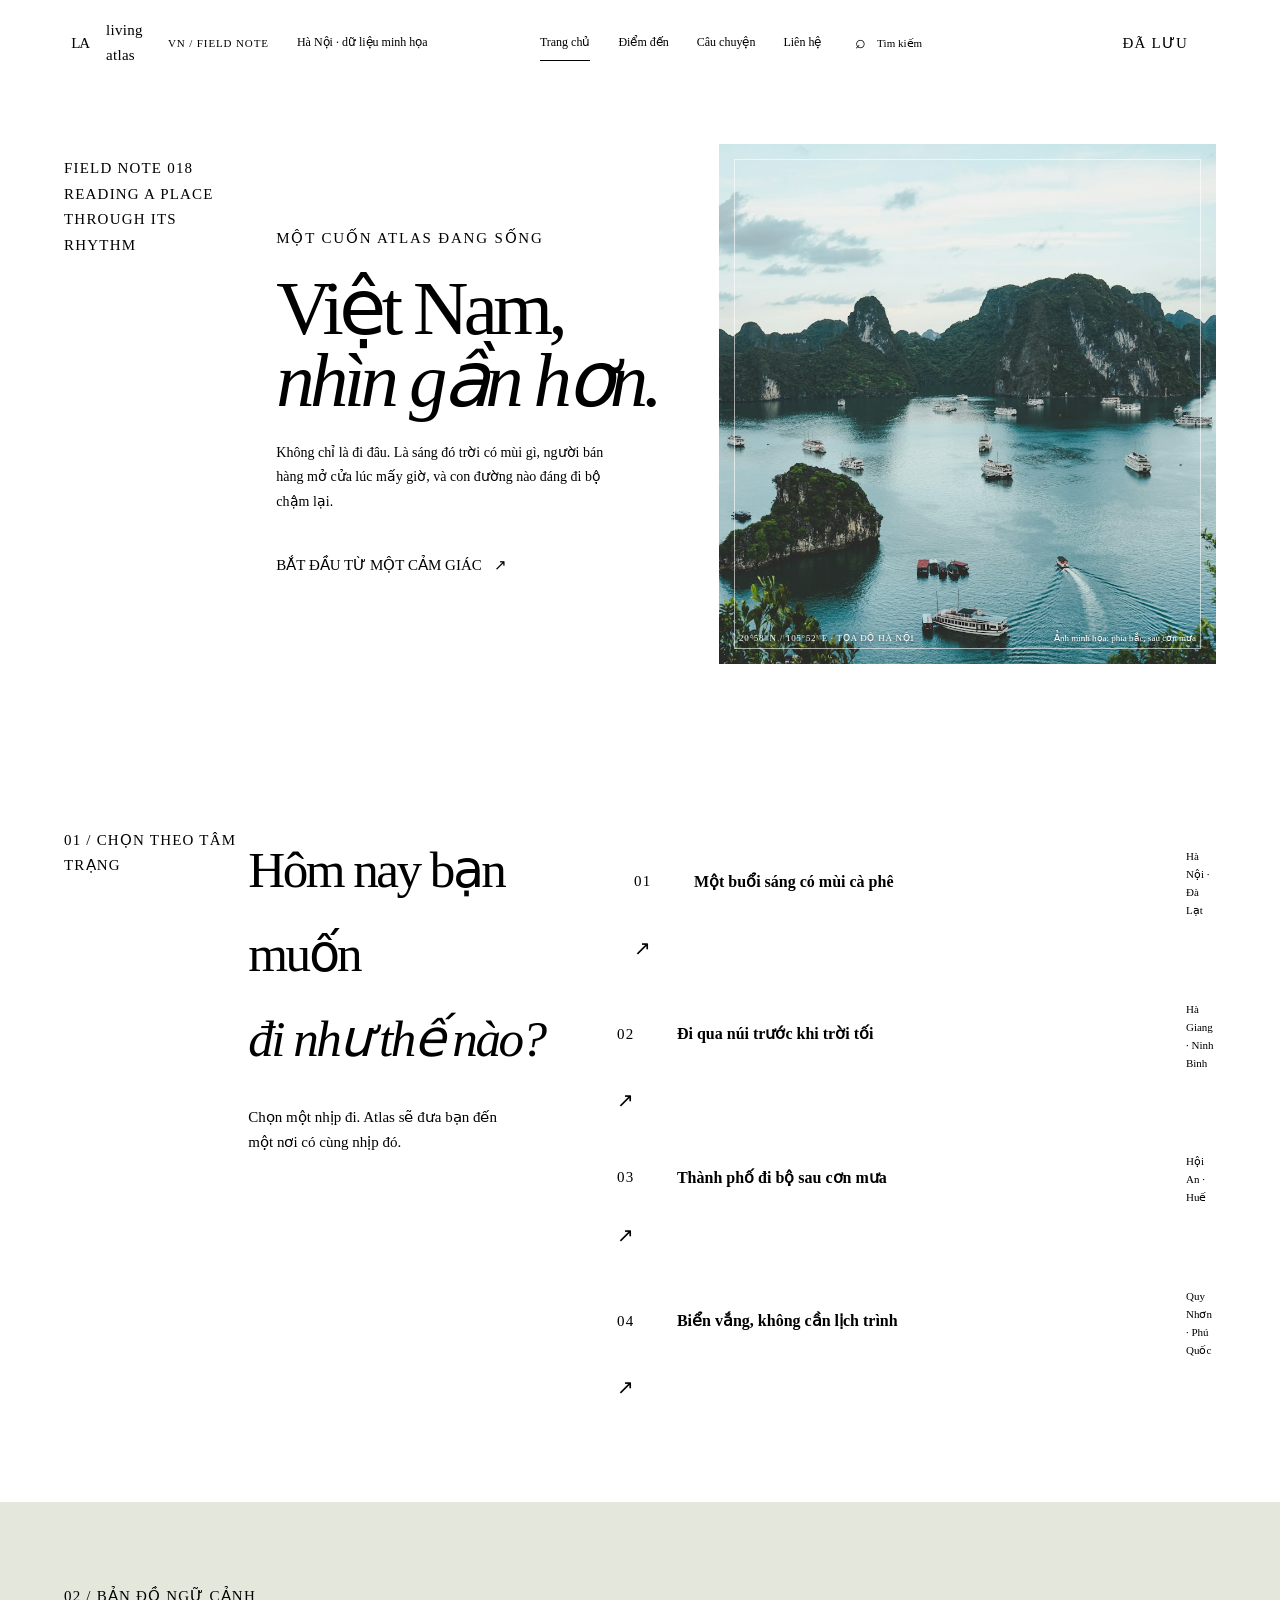
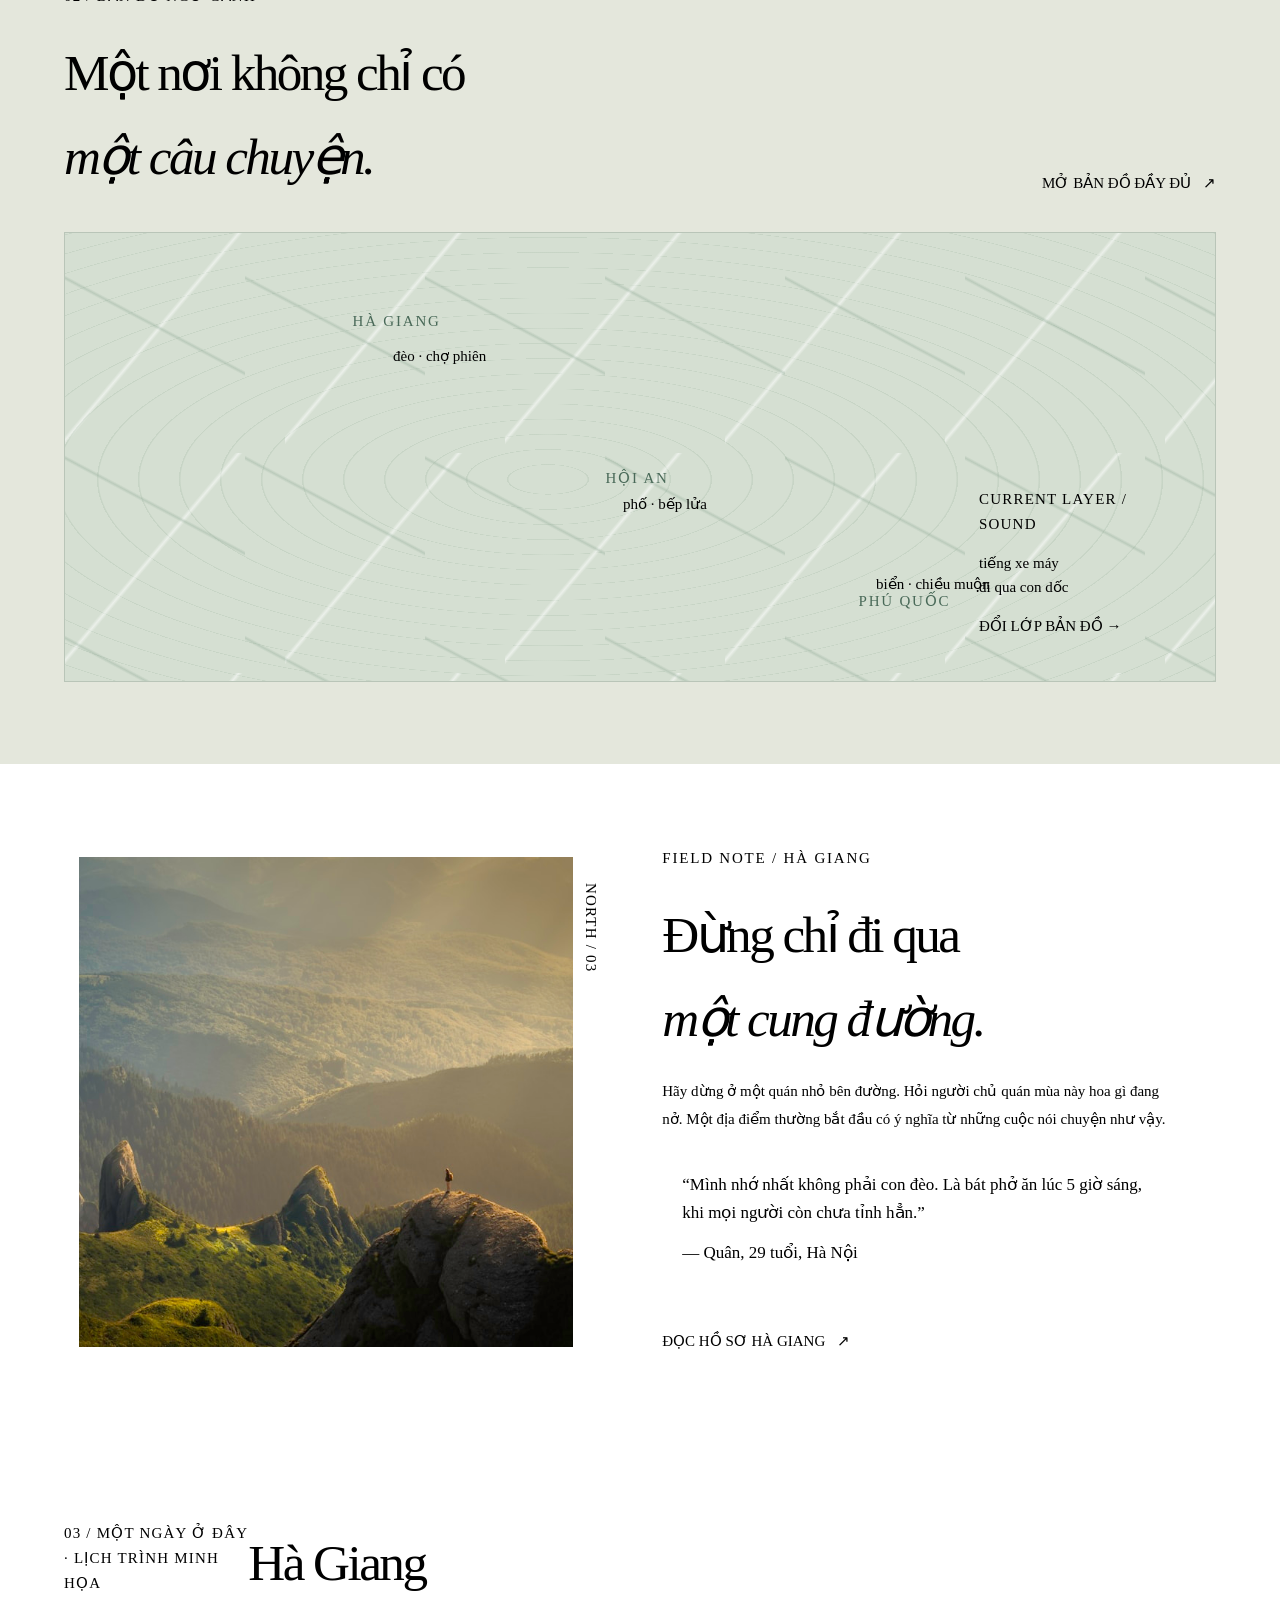
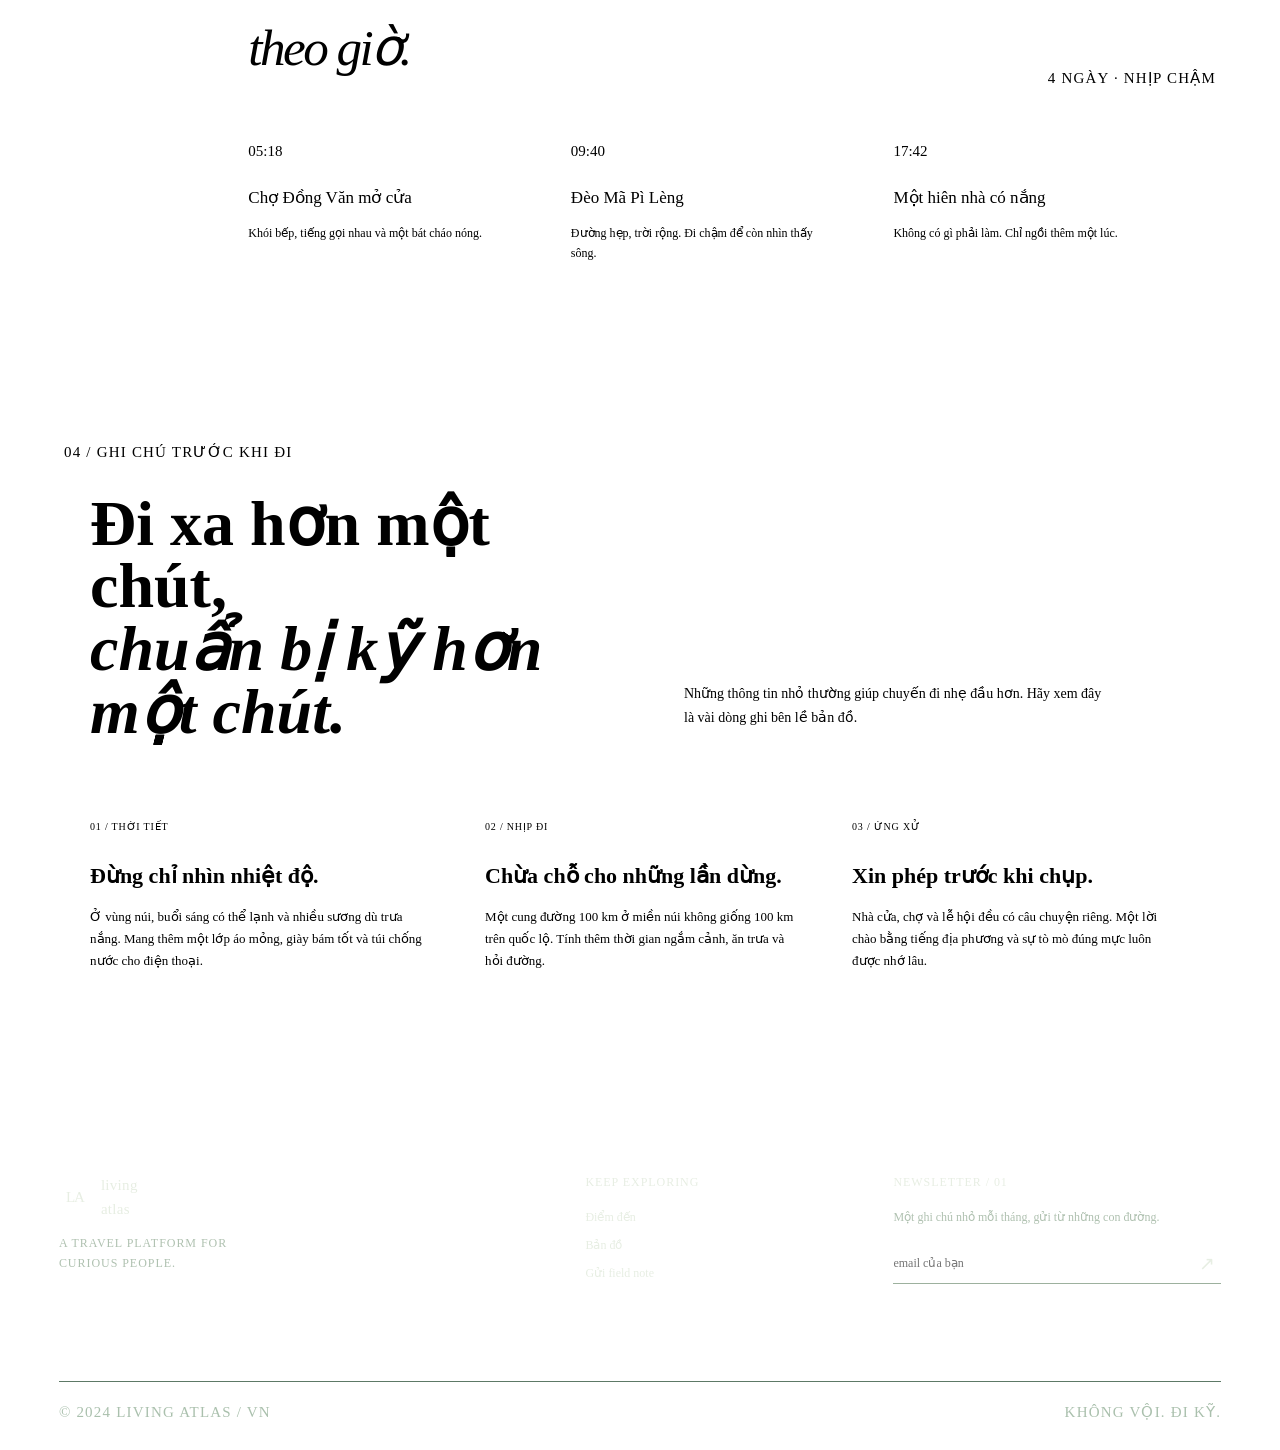
<file: index.html>
<!doctype html>
<html lang="vi">
<head>
  <meta charset="UTF-8"><meta name="viewport" content="width=device-width, initial-scale=1.0">
  <meta name="description" content="Living Atlas - khám phá Việt Nam qua những cung đường, âm thanh, món ăn và nhịp sống địa phương.">
  <title>Living Atlas — Việt Nam, nhìn gần hơn</title>
  <link rel="preconnect" href="https://fonts.googleapis.com"><link rel="preconnect" href="https://fonts.gstatic.com" crossorigin>
  <link href="https://fonts.googleapis.com/css2?family=DM+Mono:wght@400;500&family=DM+Sans:wght@400;500;700&family=Fraunces:opsz,wght@9..144,600;9..144,700&display=swap" rel="stylesheet">
  <link rel="stylesheet" href="css/style.css">
</head>
<body class="atlas-home">
  <header class="atlas-header">
    <a class="atlas-mark" href="index.html" aria-label="Living Atlas trang chủ"><span>LA</span><b>living<br>atlas</b></a>
    <div class="header-context"><span class="mono">VN / FIELD NOTE</span><span class="context-place">Hà Nội · dữ liệu minh họa</span></div>
    <nav class="main-nav" aria-label="Điều hướng chính"><a class="active" href="index.html">Trang chủ</a><a href="products.html">Điểm đến</a><a href="about.html">Câu chuyện</a><a href="contact.html">Liên hệ</a></nav><div class="header-tools"><a class="command-trigger" href="products.html#search"><span class="mono">⌕</span><span>Tìm kiếm</span></a><a class="saved-link" href="contact.html#saved">Đã lưu <span class="saved-count">02</span></a></div>
  </header>
  <main>
    <section class="entry">
      <div class="entry-stamp mono">FIELD NOTE 018<br>READING A PLACE<br>THROUGH ITS RHYTHM</div>
      <div class="entry-copy"><p class="kicker">MỘT CUỐN ATLAS ĐANG SỐNG</p><h1>Việt Nam,<br><i>nhìn gần hơn.</i></h1><p class="entry-intro">Không chỉ là đi đâu. Là sáng đó trời có mùi gì, người bán hàng mở cửa lúc mấy giờ, và con đường nào đáng đi bộ chậm lại.</p><a class="text-action" href="products.html">Bắt đầu từ một cảm giác <span>↗</span></a></div>
      <figure class="entry-visual"><img src="images/travel-11-1528127269322.jpg" alt="Vịnh Hạ Long, Việt Nam"><figcaption><span class="mono">20°58' N / 105°52' E · tọa độ Hà Nội</span><span>Ảnh minh họa: phía bắc, sau cơn mưa</span></figcaption></figure>
      <div class="entry-data"><span class="mono">07:12 · minh họa</span><strong>Trời vừa sáng</strong><span class="weather">28°C · dữ liệu mẫu</span><span class="mono">Hà Nội → Hà Giang<br>khoảng 300 km về phía bắc</span></div>
    </section>
    <section class="signals section-rule"><div class="section-label mono">01 / CHỌN THEO TÂM TRẠNG</div><div class="signal-intro"><h2>Hôm nay bạn muốn<br><em>đi như thế nào?</em></h2><p>Chọn một nhịp đi. Atlas sẽ đưa bạn đến một nơi có cùng nhịp đó.</p></div><div class="mood-list"><a class="mood-item active" href="products.html"><span class="mood-number mono">01</span><strong>Một buổi sáng có mùi cà phê</strong><small>Hà Nội · Đà Lạt</small><i>↗</i></a><a class="mood-item" href="products.html#mountain"><span class="mood-number mono">02</span><strong>Đi qua núi trước khi trời tối</strong><small>Hà Giang · Ninh Bình</small><i>↗</i></a><a class="mood-item" href="products.html#food"><span class="mood-number mono">03</span><strong>Thành phố đi bộ sau cơn mưa</strong><small>Hội An · Huế</small><i>↗</i></a><a class="mood-item" href="products.html#sea"><span class="mood-number mono">04</span><strong>Biển vắng, không cần lịch trình</strong><small>Quy Nhơn · Phú Quốc</small><i>↗</i></a></div></section>
    <section class="atlas-map section-rule"><div class="section-label mono">02 / BẢN ĐỒ NGỮ CẢNH</div><div class="map-heading"><h2>Một nơi không chỉ có<br><em>một câu chuyện.</em></h2><a class="text-action" href="products.html#map-layers">Mở bản đồ đầy đủ <span>↗</span></a></div><div class="map-stage"><div class="map-lines"></div><span class="map-label label-north mono">HÀ GIANG</span><span class="map-label label-central mono">HỘI AN</span><span class="map-label label-south mono">PHÚ QUỐC</span><button class="map-pin pin-one"><b></b><span>đèo · chợ phiên</span></button><button class="map-pin pin-two"><b></b><span>phố · bếp lửa</span></button><button class="map-pin pin-three"><b></b><span>biển · chiều muộn</span></button><div class="map-story"><span class="mono">CURRENT LAYER / SOUND</span><strong>tiếng xe máy<br>đi qua con dốc</strong><a href="products.html#map-layers">Đổi lớp bản đồ →</a></div></div></section>
    <section class="field-note section-rule"><div class="note-image"><img src="images/travel-01-1469474968028.jpg" alt="Ảnh minh họa phong cảnh núi; chưa xác minh là Hà Giang"><span class="vertical-label mono">NORTH / 03</span></div><div class="note-copy"><p class="kicker">FIELD NOTE / HÀ GIANG</p><h2>Đừng chỉ đi qua<br><em>một cung đường.</em></h2><p>Hãy dừng ở một quán nhỏ bên đường. Hỏi người chủ quán mùa này hoa gì đang nở. Một địa điểm thường bắt đầu có ý nghĩa từ những cuộc nói chuyện như vậy.</p><div class="quote-mini">“Mình nhớ nhất không phải con đèo. Là bát phở ăn lúc 5 giờ sáng, khi mọi người còn chưa tỉnh hẳn.”<small>— Quân, 29 tuổi, Hà Nội</small></div><a class="text-action" href="about.html#detail-ha-giang">Đọc hồ sơ Hà Giang <span>↗</span></a></div></section>
    <section class="dayline section-rule"><div class="section-label mono">03 / MỘT NGÀY Ở ĐÂY · LỊCH TRÌNH MINH HỌA</div><div class="dayline-main"><div class="dayline-head"><h2>Hà Giang<br><em>theo giờ.</em></h2><span class="mono">4 ngày · nhịp chậm</span></div><div class="timeline"><div><time>05:18</time><strong>Chợ Đồng Văn mở cửa</strong><p>Khói bếp, tiếng gọi nhau và một bát cháo nóng.</p></div><div><time>09:40</time><strong>Đèo Mã Pì Lèng</strong><p>Đường hẹp, trời rộng. Đi chậm để còn nhìn thấy sông.</p></div><div><time>17:42</time><strong>Một hiên nhà có nắng</strong><p>Không có gì phải làm. Chỉ ngồi thêm một lúc.</p></div></div></div></section>
    <section class="travel-notes section-rule"><div class="section-label mono">04 / GHI CHÚ TRƯỚC KHI ĐI</div><div class="notes-heading"><h2>Đi xa hơn một chút,<br><em>chuẩn bị kỹ hơn một chút.</em></h2><p>Những thông tin nhỏ thường giúp chuyến đi nhẹ đầu hơn. Hãy xem đây là vài dòng ghi bên lề bản đồ.</p></div><div class="notes-grid"><article><span class="mono">01 / THỜI TIẾT</span><h3>Đừng chỉ nhìn nhiệt độ.</h3><p>Ở vùng núi, buổi sáng có thể lạnh và nhiều sương dù trưa nắng. Mang thêm một lớp áo mỏng, giày bám tốt và túi chống nước cho điện thoại.</p></article><article><span class="mono">02 / NHỊP ĐI</span><h3>Chừa chỗ cho những lần dừng.</h3><p>Một cung đường 100 km ở miền núi không giống 100 km trên quốc lộ. Tính thêm thời gian ngắm cảnh, ăn trưa và hỏi đường.</p></article><article><span class="mono">03 / ỨNG XỬ</span><h3>Xin phép trước khi chụp.</h3><p>Nhà cửa, chợ và lễ hội đều có câu chuyện riêng. Một lời chào bằng tiếng địa phương và sự tò mò đúng mực luôn được nhớ lâu.</p></article></div></section>
  </main>
  <footer class="atlas-footer"><div class="footer-brand"><a class="atlas-mark" href="index.html"><span>LA</span><b>living<br>atlas</b></a><p class="mono">A travel platform for<br>curious people.</p></div><div><p class="mono footer-label">KEEP EXPLORING</p><a href="products.html">Điểm đến</a><a href="about.html#detail-ha-giang">Bản đồ</a><a href="contact.html#planner">Gửi field note</a></div><div><p class="mono footer-label">NEWSLETTER / 01</p><p>Một ghi chú nhỏ mỗi tháng, gửi từ những con đường.</p><form class="newsletter"><input type="email" aria-label="Email" placeholder="email của bạn"><button type="submit">↗</button></form></div><div class="footer-bottom mono"><span>© 2024 LIVING ATLAS / VN</span><span>Không vội. Đi kỹ.</span></div></footer>
</body></html>
</file>
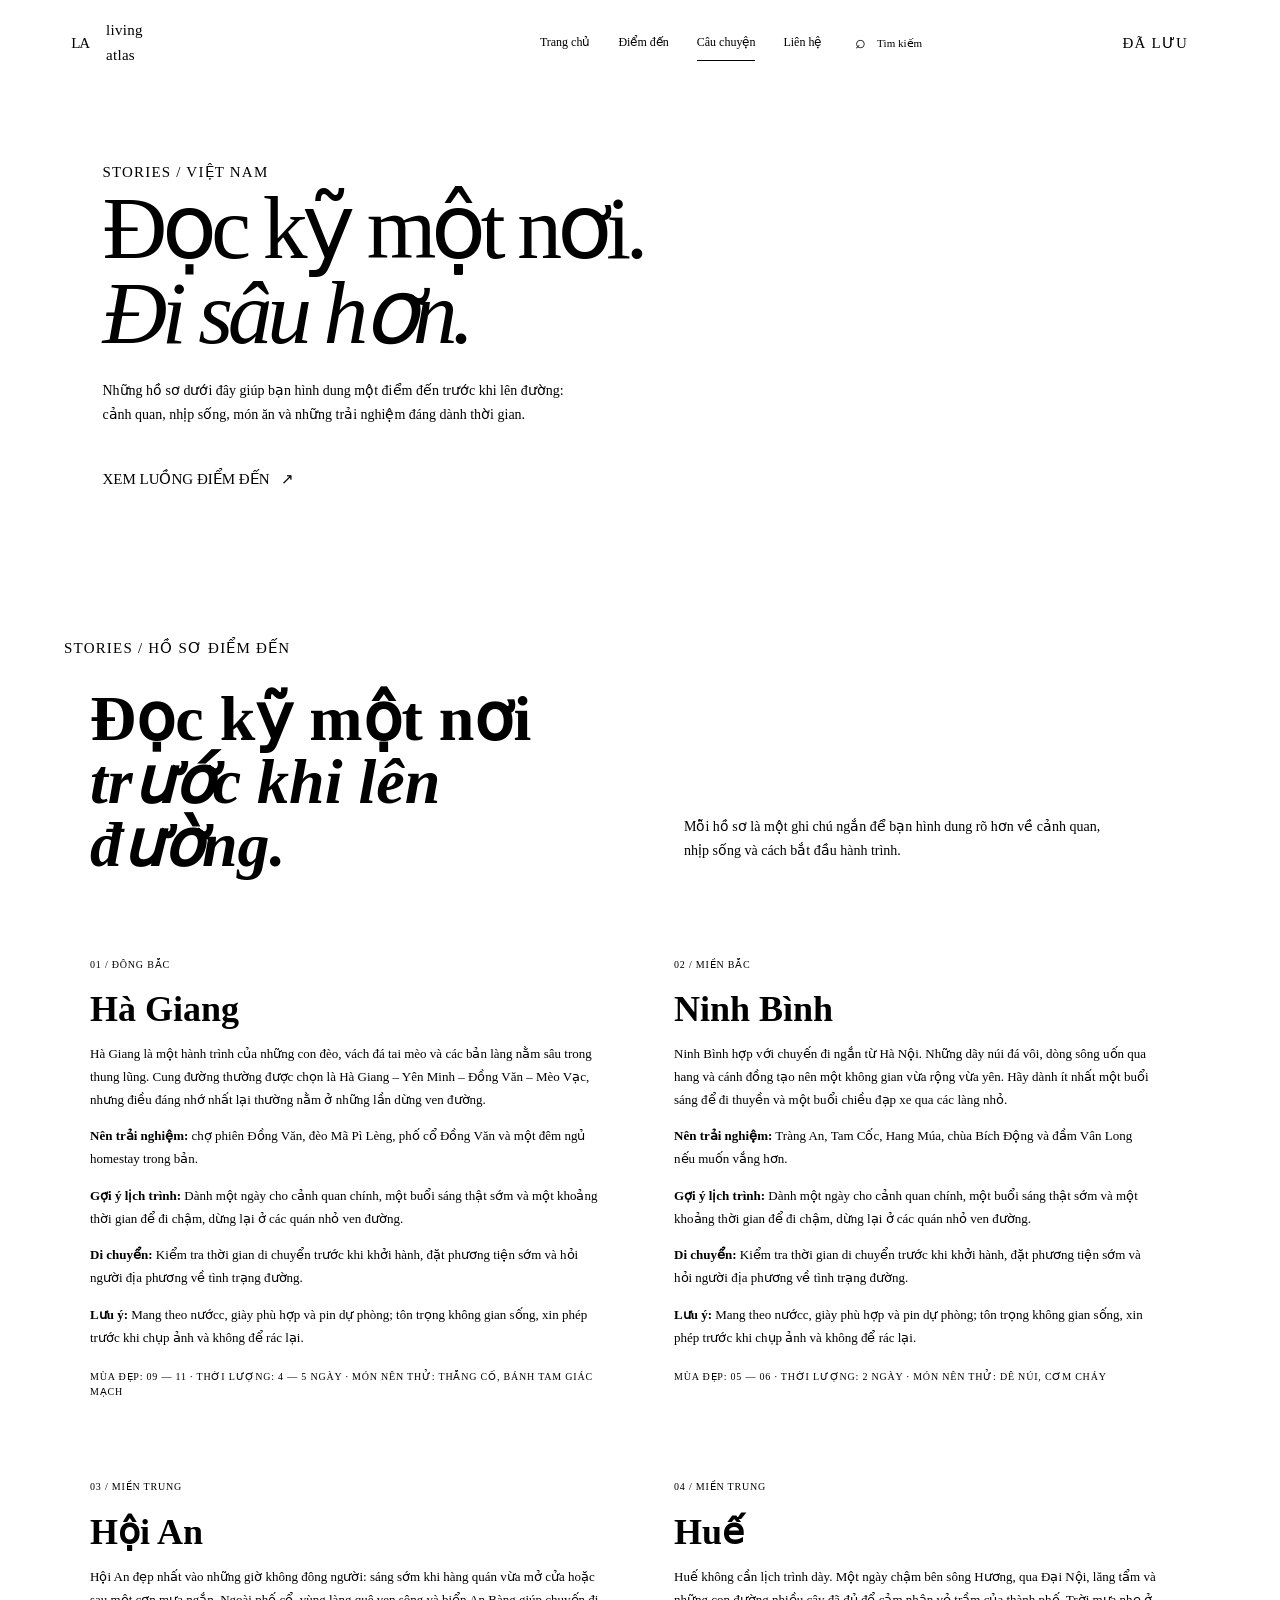
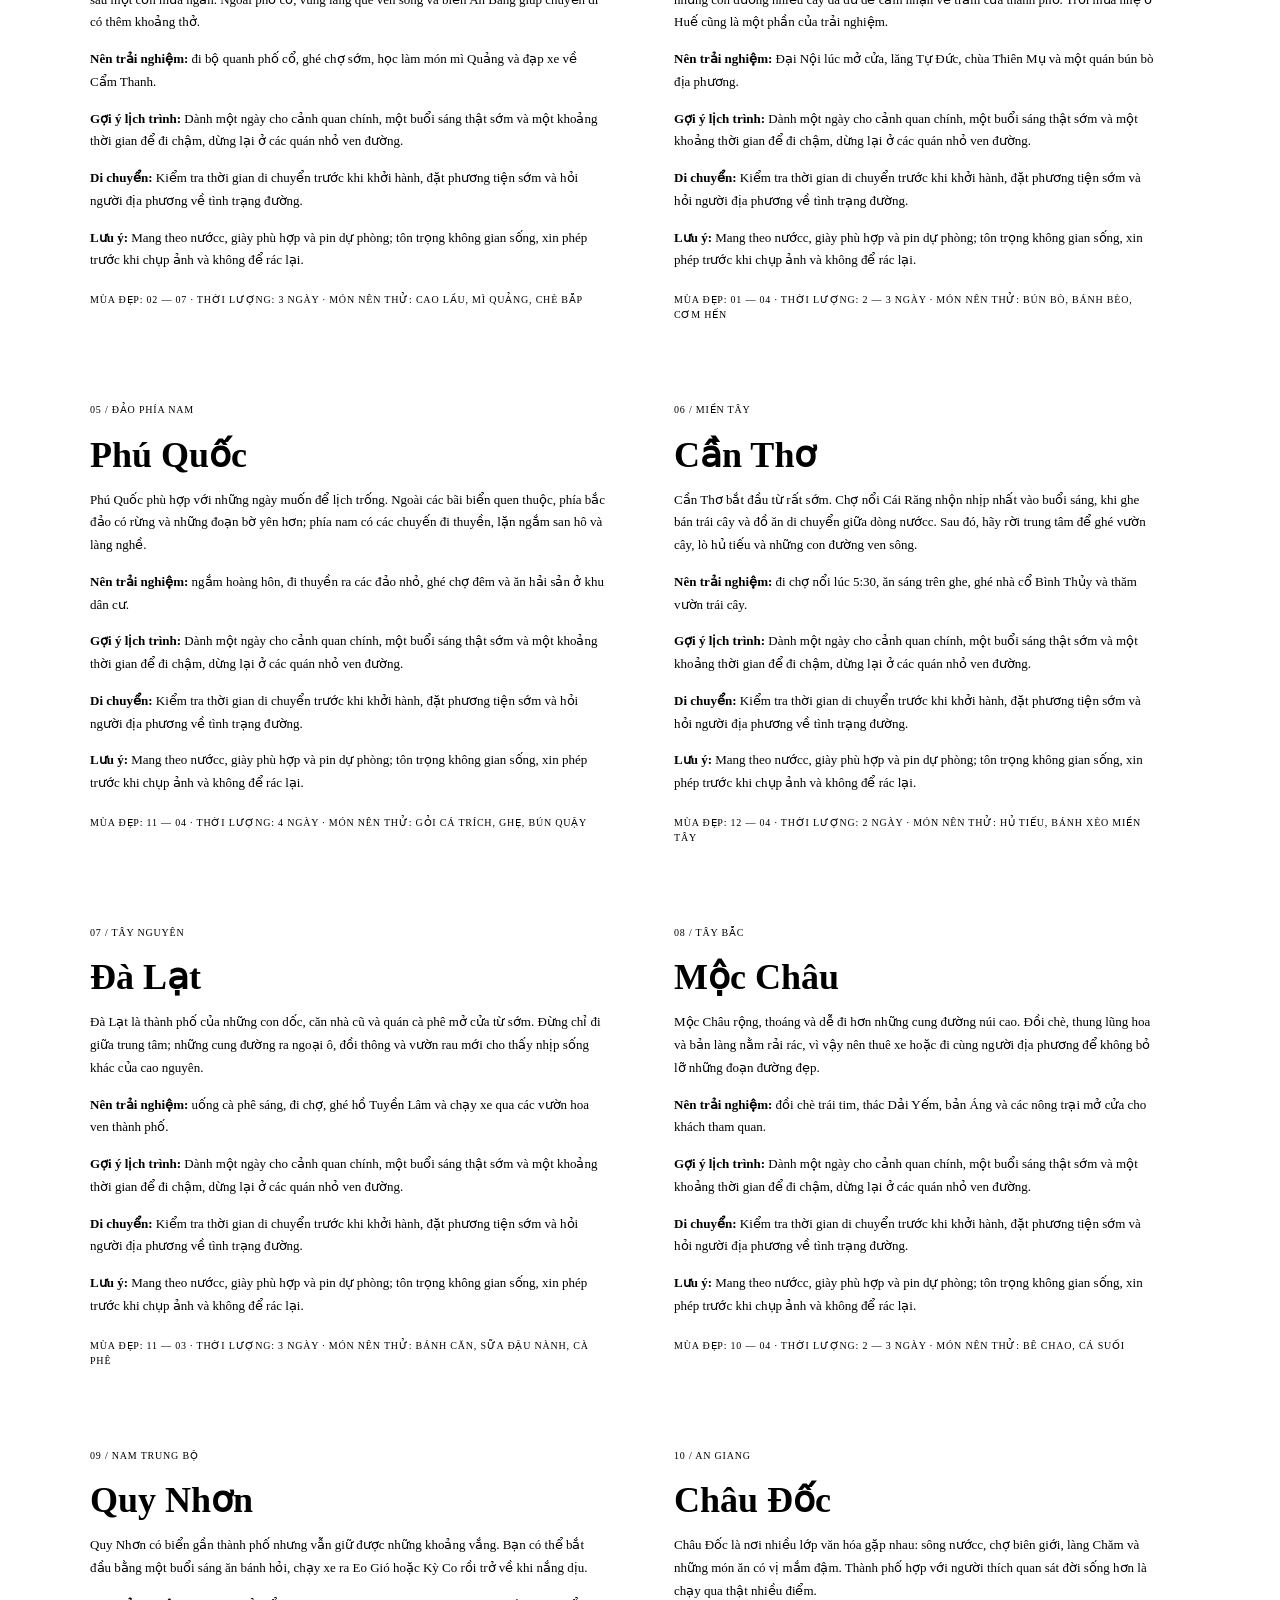
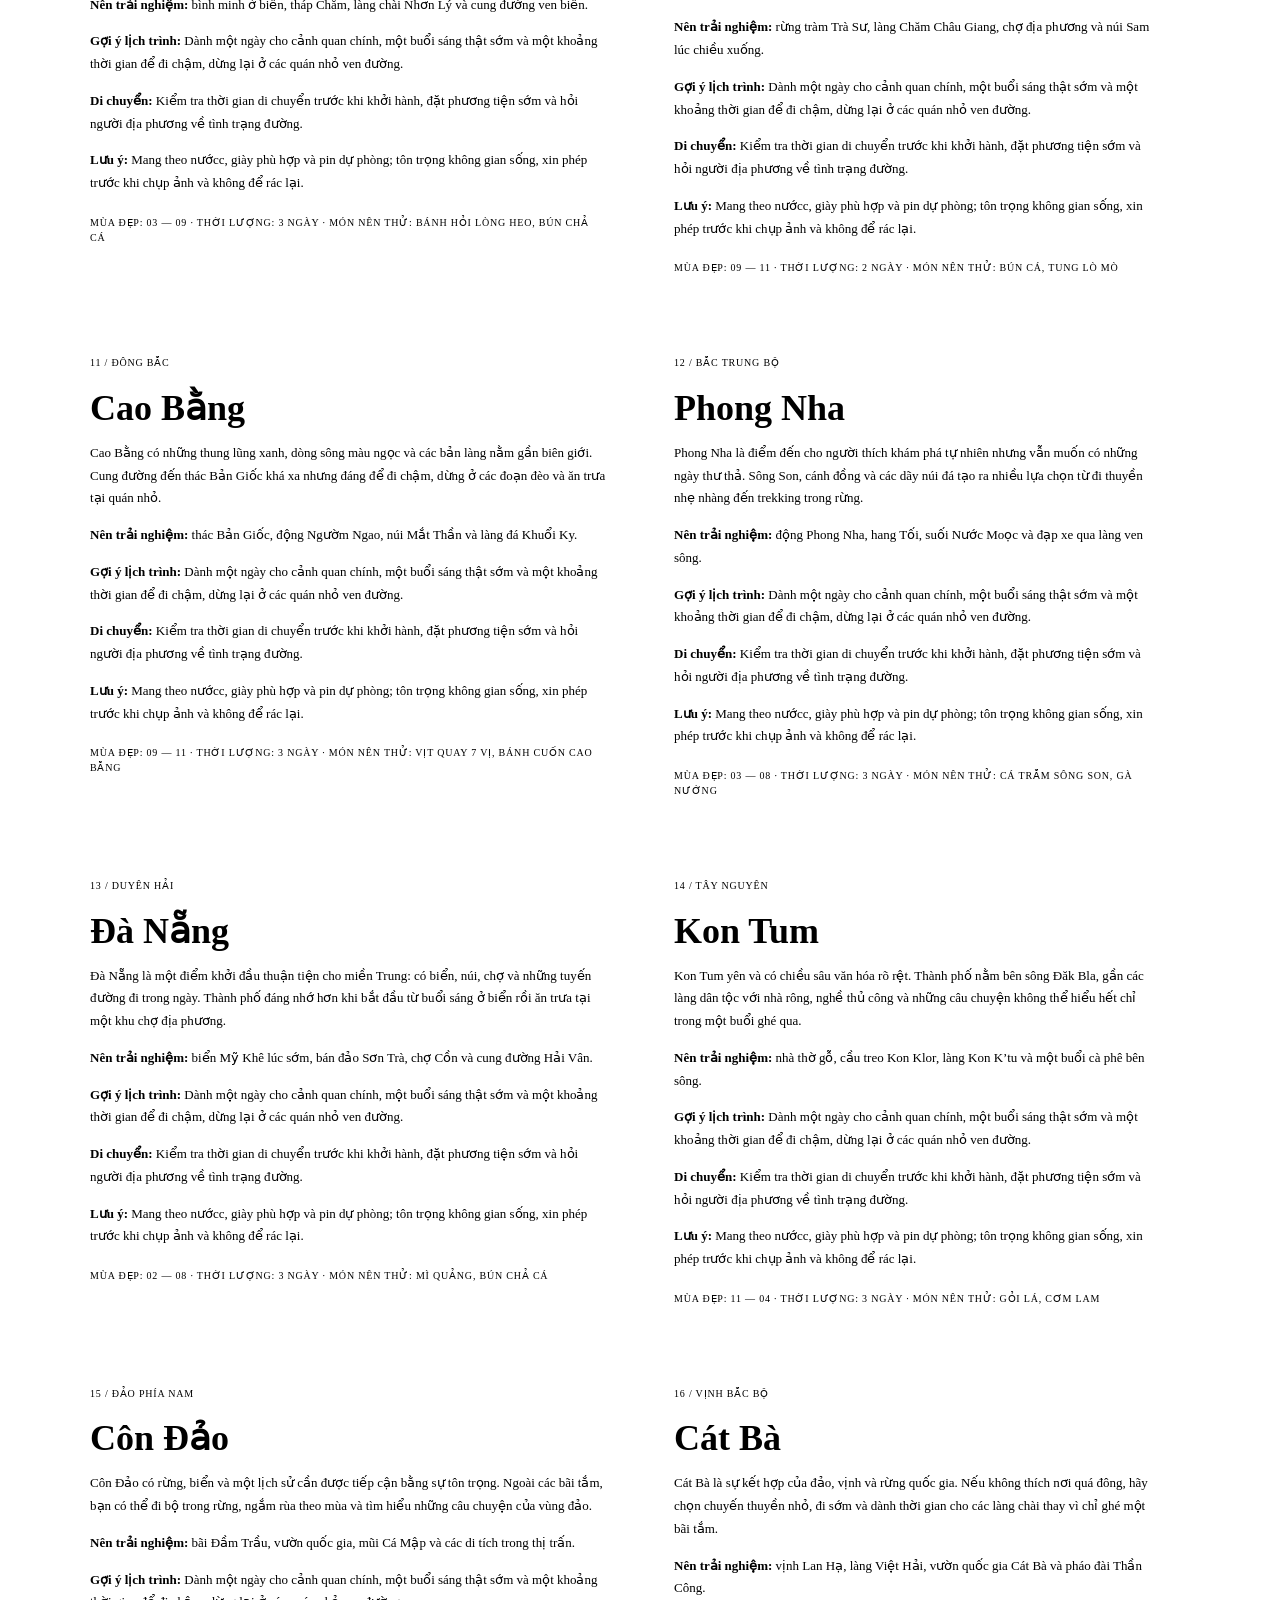
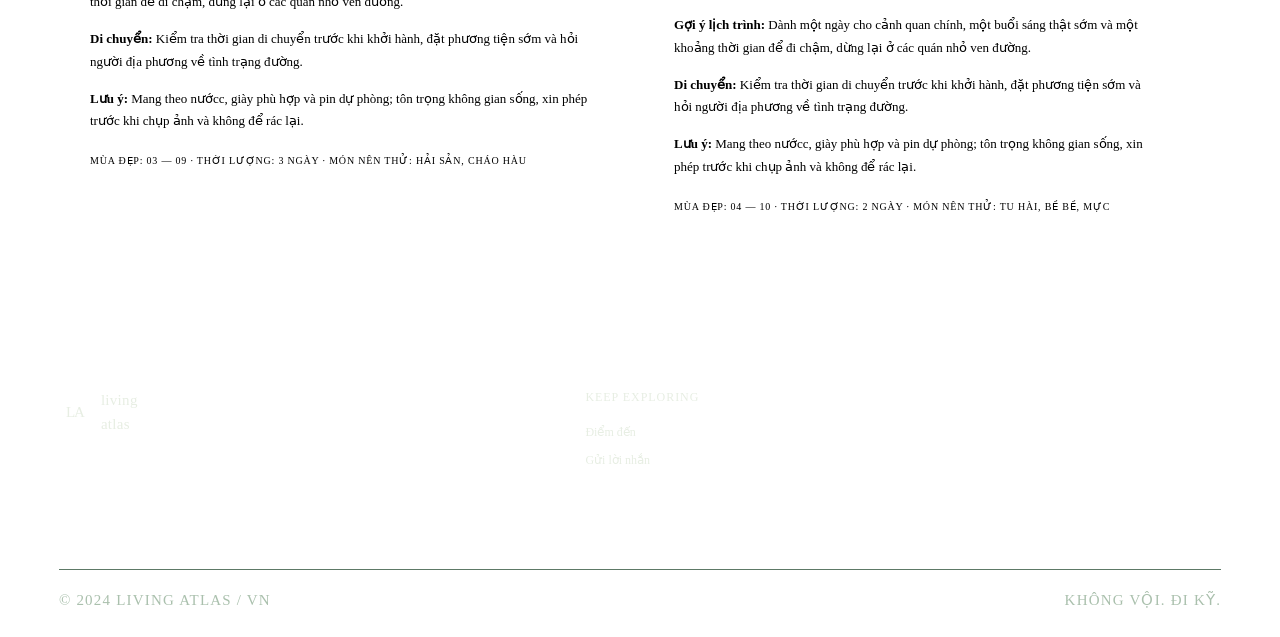
<file: about.html>
<!doctype html><html lang="vi"><head><meta charset="UTF-8"><meta name="viewport" content="width=device-width, initial-scale=1.0"><meta name="description" content="Hồ sơ chi tiết về các địa điểm du lịch Việt Nam — Living Atlas."><title>Câu chuyện điểm đến — Living Atlas</title><link rel="preconnect" href="https://fonts.googleapis.com"><link rel="preconnect" href="https://fonts.gstatic.com" crossorigin><link href="https://fonts.googleapis.com/css2?family=DM+Mono:wght@400;500&family=DM+Sans:wght@400;500;700&family=Fraunces:opsz,wght@9..144,600;9..144,700&display=swap" rel="stylesheet"><link rel="stylesheet" href="css/style.css"></head><body><header class="atlas-header"><a class="atlas-mark" href="index.html"><span>LA</span><b>living<br>atlas</b></a><nav class="main-nav" aria-label="Điều hướng chính"><a href="index.html">Trang chủ</a><a href="products.html">Điểm đến</a><a class="active" href="about.html">Câu chuyện</a><a href="contact.html">Liên hệ</a></nav><div class="header-tools"><a class="command-trigger" href="products.html#search"><span class="mono">⌕</span><span>Tìm kiếm</span></a><a class="saved-link" href="contact.html#saved">Đã lưu <span class="saved-count">02</span></a></div></header><main><section class="discover-head"><div class="section-label mono">STORIES / VIỆT NAM</div><h1>Đọc kỹ một nơi.<br><em>Đi sâu hơn.</em></h1><p>Những hồ sơ dưới đây giúp bạn hình dung một điểm đến trước khi lên đường: cảnh quan, nhịp sống, món ăn và những trải nghiệm đáng dành thời gian.</p><a class="text-action" href="products.html">Xem luồng điểm đến <span>↗</span></a></section><section class="destination-details section-rule" id="details">
    <div class="section-label mono">STORIES / HỒ SƠ ĐIỂM ĐẾN</div>
    <div class="details-intro"><h2>Đọc kỹ một nơi<br><em>trước khi lên đường.</em></h2><p>Mỗi hồ sơ là một ghi chú ngắn để bạn hình dung rõ hơn về cảnh quan, nhịp sống và cách bắt đầu hành trình.</p></div>
    <div class="details-list">
      <article id="detail-ha-giang"><span class="mono">01 / ĐÔNG BẮC</span><h3>Hà Giang</h3><p>Hà Giang là một hành trình của những con đèo, vách đá tai mèo và các bản làng nằm sâu trong thung lũng. Cung đường thường được chọn là Hà Giang – Yên Minh – Đồng Văn – Mèo Vạc, nhưng điều đáng nhớ nhất lại thường nằm ở những lần dừng ven đường.</p><p><strong>Nên trải nghiệm:</strong> chợ phiên Đồng Văn, đèo Mã Pì Lèng, phố cổ Đồng Văn và một đêm ngủ homestay trong bản.</p><p><strong>Gợi ý lịch trình:</strong> Dành một ngày cho cảnh quan chính, một buổi sáng thật sớm và một khoảng thời gian để đi chậm, dừng lại ở các quán nhỏ ven đường.</p><p><strong>Di chuyển:</strong> Kiểm tra thời gian di chuyển trước khi khởi hành, đặt phương tiện sớm và hỏi người địa phương về tình trạng đường.</p><p><strong>Lưu ý:</strong> Mang theo nướcc, giày phù hợp và pin dự phòng; tôn trọng không gian sống, xin phép trước khi chụp ảnh và không để rác lại.</p><p class="detail-meta mono">MÙA ĐẸP: 09 — 11 · THỜI LƯỢNG: 4 — 5 NGÀY · MÓN NÊN THỬ: thắng cố, bánh tam giác mạch</p></article>
      <article id="detail-ninh-binh"><span class="mono">02 / MIỀN BẮC</span><h3>Ninh Bình</h3><p>Ninh Bình hợp với chuyến đi ngắn từ Hà Nội. Những dãy núi đá vôi, dòng sông uốn qua hang và cánh đồng tạo nên một không gian vừa rộng vừa yên. Hãy dành ít nhất một buổi sáng để đi thuyền và một buổi chiều đạp xe qua các làng nhỏ.</p><p><strong>Nên trải nghiệm:</strong> Tràng An, Tam Cốc, Hang Múa, chùa Bích Động và đầm Vân Long nếu muốn vắng hơn.</p><p><strong>Gợi ý lịch trình:</strong> Dành một ngày cho cảnh quan chính, một buổi sáng thật sớm và một khoảng thời gian để đi chậm, dừng lại ở các quán nhỏ ven đường.</p><p><strong>Di chuyển:</strong> Kiểm tra thời gian di chuyển trước khi khởi hành, đặt phương tiện sớm và hỏi người địa phương về tình trạng đường.</p><p><strong>Lưu ý:</strong> Mang theo nướcc, giày phù hợp và pin dự phòng; tôn trọng không gian sống, xin phép trước khi chụp ảnh và không để rác lại.</p><p class="detail-meta mono">MÙA ĐẸP: 05 — 06 · THỜI LƯỢNG: 2 NGÀY · MÓN NÊN THỬ: dê núi, cơm cháy</p></article>
      <article id="detail-hoi-an"><span class="mono">03 / MIỀN TRUNG</span><h3>Hội An</h3><p>Hội An đẹp nhất vào những giờ không đông người: sáng sớm khi hàng quán vừa mở cửa hoặc sau một cơn mưa ngắn. Ngoài phố cổ, vùng làng quê ven sông và biển An Bàng giúp chuyến đi có thêm khoảng thở.</p><p><strong>Nên trải nghiệm:</strong> đi bộ quanh phố cổ, ghé chợ sớm, học làm món mì Quảng và đạp xe về Cẩm Thanh.</p><p><strong>Gợi ý lịch trình:</strong> Dành một ngày cho cảnh quan chính, một buổi sáng thật sớm và một khoảng thời gian để đi chậm, dừng lại ở các quán nhỏ ven đường.</p><p><strong>Di chuyển:</strong> Kiểm tra thời gian di chuyển trước khi khởi hành, đặt phương tiện sớm và hỏi người địa phương về tình trạng đường.</p><p><strong>Lưu ý:</strong> Mang theo nướcc, giày phù hợp và pin dự phòng; tôn trọng không gian sống, xin phép trước khi chụp ảnh và không để rác lại.</p><p class="detail-meta mono">MÙA ĐẸP: 02 — 07 · THỜI LƯỢNG: 3 NGÀY · MÓN NÊN THỬ: cao lầu, mì Quảng, chè bắp</p></article>
      <article id="detail-hue"><span class="mono">04 / MIỀN TRUNG</span><h3>Huế</h3><p>Huế không cần lịch trình dày. Một ngày chậm bên sông Hương, qua Đại Nội, lăng tẩm và những con đường nhiều cây đã đủ để cảm nhận vẻ trầm của thành phố. Trời mưa nhẹ ở Huế cũng là một phần của trải nghiệm.</p><p><strong>Nên trải nghiệm:</strong> Đại Nội lúc mở cửa, lăng Tự Đức, chùa Thiên Mụ và một quán bún bò địa phương.</p><p><strong>Gợi ý lịch trình:</strong> Dành một ngày cho cảnh quan chính, một buổi sáng thật sớm và một khoảng thời gian để đi chậm, dừng lại ở các quán nhỏ ven đường.</p><p><strong>Di chuyển:</strong> Kiểm tra thời gian di chuyển trước khi khởi hành, đặt phương tiện sớm và hỏi người địa phương về tình trạng đường.</p><p><strong>Lưu ý:</strong> Mang theo nướcc, giày phù hợp và pin dự phòng; tôn trọng không gian sống, xin phép trước khi chụp ảnh và không để rác lại.</p><p class="detail-meta mono">MÙA ĐẸP: 01 — 04 · THỜI LƯỢNG: 2 — 3 NGÀY · MÓN NÊN THỬ: bún bò, bánh bèo, cơm hến</p></article>
      <article id="detail-phu-quoc"><span class="mono">05 / ĐẢO PHÍA NAM</span><h3>Phú Quốc</h3><p>Phú Quốc phù hợp với những ngày muốn để lịch trống. Ngoài các bãi biển quen thuộc, phía bắc đảo có rừng và những đoạn bờ yên hơn; phía nam có các chuyến đi thuyền, lặn ngắm san hô và làng nghề.</p><p><strong>Nên trải nghiệm:</strong> ngắm hoàng hôn, đi thuyền ra các đảo nhỏ, ghé chợ đêm và ăn hải sản ở khu dân cư.</p><p><strong>Gợi ý lịch trình:</strong> Dành một ngày cho cảnh quan chính, một buổi sáng thật sớm và một khoảng thời gian để đi chậm, dừng lại ở các quán nhỏ ven đường.</p><p><strong>Di chuyển:</strong> Kiểm tra thời gian di chuyển trước khi khởi hành, đặt phương tiện sớm và hỏi người địa phương về tình trạng đường.</p><p><strong>Lưu ý:</strong> Mang theo nướcc, giày phù hợp và pin dự phòng; tôn trọng không gian sống, xin phép trước khi chụp ảnh và không để rác lại.</p><p class="detail-meta mono">MÙA ĐẸP: 11 — 04 · THỜI LƯỢNG: 4 NGÀY · MÓN NÊN THỬ: gỏi cá trích, ghẹ, bún quậy</p></article>
      <article id="detail-can-tho"><span class="mono">06 / MIỀN TÂY</span><h3>Cần Thơ</h3><p>Cần Thơ bắt đầu từ rất sớm. Chợ nổi Cái Răng nhộn nhịp nhất vào buổi sáng, khi ghe bán trái cây và đồ ăn di chuyển giữa dòng nướcc. Sau đó, hãy rời trung tâm để ghé vườn cây, lò hủ tiếu và những con đường ven sông.</p><p><strong>Nên trải nghiệm:</strong> đi chợ nổi lúc 5:30, ăn sáng trên ghe, ghé nhà cổ Bình Thủy và thăm vườn trái cây.</p><p><strong>Gợi ý lịch trình:</strong> Dành một ngày cho cảnh quan chính, một buổi sáng thật sớm và một khoảng thời gian để đi chậm, dừng lại ở các quán nhỏ ven đường.</p><p><strong>Di chuyển:</strong> Kiểm tra thời gian di chuyển trước khi khởi hành, đặt phương tiện sớm và hỏi người địa phương về tình trạng đường.</p><p><strong>Lưu ý:</strong> Mang theo nướcc, giày phù hợp và pin dự phòng; tôn trọng không gian sống, xin phép trước khi chụp ảnh và không để rác lại.</p><p class="detail-meta mono">MÙA ĐẸP: 12 — 04 · THỜI LƯỢNG: 2 NGÀY · MÓN NÊN THỬ: hủ tiếu, bánh xèo miền Tây</p></article>
      <article id="detail-da-lat"><span class="mono">07 / TÂY NGUYÊN</span><h3>Đà Lạt</h3><p>Đà Lạt là thành phố của những con dốc, căn nhà cũ và quán cà phê mở cửa từ sớm. Đừng chỉ đi giữa trung tâm; những cung đường ra ngoại ô, đồi thông và vườn rau mới cho thấy nhịp sống khác của cao nguyên.</p><p><strong>Nên trải nghiệm:</strong> uống cà phê sáng, đi chợ, ghé hồ Tuyền Lâm và chạy xe qua các vườn hoa ven thành phố.</p><p><strong>Gợi ý lịch trình:</strong> Dành một ngày cho cảnh quan chính, một buổi sáng thật sớm và một khoảng thời gian để đi chậm, dừng lại ở các quán nhỏ ven đường.</p><p><strong>Di chuyển:</strong> Kiểm tra thời gian di chuyển trước khi khởi hành, đặt phương tiện sớm và hỏi người địa phương về tình trạng đường.</p><p><strong>Lưu ý:</strong> Mang theo nướcc, giày phù hợp và pin dự phòng; tôn trọng không gian sống, xin phép trước khi chụp ảnh và không để rác lại.</p><p class="detail-meta mono">MÙA ĐẸP: 11 — 03 · THỜI LƯỢNG: 3 NGÀY · MÓN NÊN THỬ: bánh căn, sữa đậu nành, cà phê</p></article>
      <article id="detail-moc-chau"><span class="mono">08 / TÂY BẮC</span><h3>Mộc Châu</h3><p>Mộc Châu rộng, thoáng và dễ đi hơn những cung đường núi cao. Đồi chè, thung lũng hoa và bản làng nằm rải rác, vì vậy nên thuê xe hoặc đi cùng người địa phương để không bỏ lỡ những đoạn đường đẹp.</p><p><strong>Nên trải nghiệm:</strong> đồi chè trái tim, thác Dải Yếm, bản Áng và các nông trại mở cửa cho khách tham quan.</p><p><strong>Gợi ý lịch trình:</strong> Dành một ngày cho cảnh quan chính, một buổi sáng thật sớm và một khoảng thời gian để đi chậm, dừng lại ở các quán nhỏ ven đường.</p><p><strong>Di chuyển:</strong> Kiểm tra thời gian di chuyển trước khi khởi hành, đặt phương tiện sớm và hỏi người địa phương về tình trạng đường.</p><p><strong>Lưu ý:</strong> Mang theo nướcc, giày phù hợp và pin dự phòng; tôn trọng không gian sống, xin phép trước khi chụp ảnh và không để rác lại.</p><p class="detail-meta mono">MÙA ĐẸP: 10 — 04 · THỜI LƯỢNG: 2 — 3 NGÀY · MÓN NÊN THỬ: bê chao, cá suối</p></article>
      <article id="detail-quy-nhon"><span class="mono">09 / NAM TRUNG BỘ</span><h3>Quy Nhơn</h3><p>Quy Nhơn có biển gần thành phố nhưng vẫn giữ được những khoảng vắng. Bạn có thể bắt đầu bằng một buổi sáng ăn bánh hỏi, chạy xe ra Eo Gió hoặc Kỳ Co rồi trở về khi nắng dịu.</p><p><strong>Nên trải nghiệm:</strong> bình minh ở biển, tháp Chăm, làng chài Nhơn Lý và cung đường ven biển.</p><p><strong>Gợi ý lịch trình:</strong> Dành một ngày cho cảnh quan chính, một buổi sáng thật sớm và một khoảng thời gian để đi chậm, dừng lại ở các quán nhỏ ven đường.</p><p><strong>Di chuyển:</strong> Kiểm tra thời gian di chuyển trước khi khởi hành, đặt phương tiện sớm và hỏi người địa phương về tình trạng đường.</p><p><strong>Lưu ý:</strong> Mang theo nướcc, giày phù hợp và pin dự phòng; tôn trọng không gian sống, xin phép trước khi chụp ảnh và không để rác lại.</p><p class="detail-meta mono">MÙA ĐẸP: 03 — 09 · THỜI LƯỢNG: 3 NGÀY · MÓN NÊN THỬ: bánh hỏi lòng heo, bún chả cá</p></article>
      <article id="detail-chau-doc"><span class="mono">10 / AN GIANG</span><h3>Châu Đốc</h3><p>Châu Đốc là nơi nhiều lớp văn hóa gặp nhau: sông nướcc, chợ biên giới, làng Chăm và những món ăn có vị mắm đậm. Thành phố hợp với người thích quan sát đời sống hơn là chạy qua thật nhiều điểm.</p><p><strong>Nên trải nghiệm:</strong> rừng tràm Trà Sư, làng Chăm Châu Giang, chợ địa phương và núi Sam lúc chiều xuống.</p><p><strong>Gợi ý lịch trình:</strong> Dành một ngày cho cảnh quan chính, một buổi sáng thật sớm và một khoảng thời gian để đi chậm, dừng lại ở các quán nhỏ ven đường.</p><p><strong>Di chuyển:</strong> Kiểm tra thời gian di chuyển trước khi khởi hành, đặt phương tiện sớm và hỏi người địa phương về tình trạng đường.</p><p><strong>Lưu ý:</strong> Mang theo nướcc, giày phù hợp và pin dự phòng; tôn trọng không gian sống, xin phép trước khi chụp ảnh và không để rác lại.</p><p class="detail-meta mono">MÙA ĐẸP: 09 — 11 · THỜI LƯỢNG: 2 NGÀY · MÓN NÊN THỬ: bún cá, tung lò mò</p></article>
      <article id="detail-cao-bang"><span class="mono">11 / ĐÔNG BẮC</span><h3>Cao Bằng</h3><p>Cao Bằng có những thung lũng xanh, dòng sông màu ngọc và các bản làng nằm gần biên giới. Cung đường đến thác Bản Giốc khá xa nhưng đáng để đi chậm, dừng ở các đoạn đèo và ăn trưa tại quán nhỏ.</p><p><strong>Nên trải nghiệm:</strong> thác Bản Giốc, động Ngườm Ngao, núi Mắt Thần và làng đá Khuổi Ky.</p><p><strong>Gợi ý lịch trình:</strong> Dành một ngày cho cảnh quan chính, một buổi sáng thật sớm và một khoảng thời gian để đi chậm, dừng lại ở các quán nhỏ ven đường.</p><p><strong>Di chuyển:</strong> Kiểm tra thời gian di chuyển trước khi khởi hành, đặt phương tiện sớm và hỏi người địa phương về tình trạng đường.</p><p><strong>Lưu ý:</strong> Mang theo nướcc, giày phù hợp và pin dự phòng; tôn trọng không gian sống, xin phép trước khi chụp ảnh và không để rác lại.</p><p class="detail-meta mono">MÙA ĐẸP: 09 — 11 · THỜI LƯỢNG: 3 NGÀY · MÓN NÊN THỬ: vịt quay 7 vị, bánh cuốn Cao Bằng</p></article>
      <article id="detail-phong-nha"><span class="mono">12 / BẮC TRUNG BỘ</span><h3>Phong Nha</h3><p>Phong Nha là điểm đến cho người thích khám phá tự nhiên nhưng vẫn muốn có những ngày thư thả. Sông Son, cánh đồng và các dãy núi đá tạo ra nhiều lựa chọn từ đi thuyền nhẹ nhàng đến trekking trong rừng.</p><p><strong>Nên trải nghiệm:</strong> động Phong Nha, hang Tối, suối Nước Moọc và đạp xe qua làng ven sông.</p><p><strong>Gợi ý lịch trình:</strong> Dành một ngày cho cảnh quan chính, một buổi sáng thật sớm và một khoảng thời gian để đi chậm, dừng lại ở các quán nhỏ ven đường.</p><p><strong>Di chuyển:</strong> Kiểm tra thời gian di chuyển trước khi khởi hành, đặt phương tiện sớm và hỏi người địa phương về tình trạng đường.</p><p><strong>Lưu ý:</strong> Mang theo nướcc, giày phù hợp và pin dự phòng; tôn trọng không gian sống, xin phép trước khi chụp ảnh và không để rác lại.</p><p class="detail-meta mono">MÙA ĐẸP: 03 — 08 · THỜI LƯỢNG: 3 NGÀY · MÓN NÊN THỬ: cá trắm sông Son, gà nướng</p></article>
      <article id="detail-da-nang"><span class="mono">13 / DUYÊN HẢI</span><h3>Đà Nẵng</h3><p>Đà Nẵng là một điểm khởi đầu thuận tiện cho miền Trung: có biển, núi, chợ và những tuyến đường đi trong ngày. Thành phố đáng nhớ hơn khi bắt đầu từ buổi sáng ở biển rồi ăn trưa tại một khu chợ địa phương.</p><p><strong>Nên trải nghiệm:</strong> biển Mỹ Khê lúc sớm, bán đảo Sơn Trà, chợ Cồn và cung đường Hải Vân.</p><p><strong>Gợi ý lịch trình:</strong> Dành một ngày cho cảnh quan chính, một buổi sáng thật sớm và một khoảng thời gian để đi chậm, dừng lại ở các quán nhỏ ven đường.</p><p><strong>Di chuyển:</strong> Kiểm tra thời gian di chuyển trước khi khởi hành, đặt phương tiện sớm và hỏi người địa phương về tình trạng đường.</p><p><strong>Lưu ý:</strong> Mang theo nướcc, giày phù hợp và pin dự phòng; tôn trọng không gian sống, xin phép trước khi chụp ảnh và không để rác lại.</p><p class="detail-meta mono">MÙA ĐẸP: 02 — 08 · THỜI LƯỢNG: 3 NGÀY · MÓN NÊN THỬ: mì Quảng, bún chả cá</p></article>
      <article id="detail-kon-tum"><span class="mono">14 / TÂY NGUYÊN</span><h3>Kon Tum</h3><p>Kon Tum yên và có chiều sâu văn hóa rõ rệt. Thành phố nằm bên sông Đăk Bla, gần các làng dân tộc với nhà rông, nghề thủ công và những câu chuyện không thể hiểu hết chỉ trong một buổi ghé qua.</p><p><strong>Nên trải nghiệm:</strong> nhà thờ gỗ, cầu treo Kon Klor, làng Kon K’tu và một buổi cà phê bên sông.</p><p><strong>Gợi ý lịch trình:</strong> Dành một ngày cho cảnh quan chính, một buổi sáng thật sớm và một khoảng thời gian để đi chậm, dừng lại ở các quán nhỏ ven đường.</p><p><strong>Di chuyển:</strong> Kiểm tra thời gian di chuyển trước khi khởi hành, đặt phương tiện sớm và hỏi người địa phương về tình trạng đường.</p><p><strong>Lưu ý:</strong> Mang theo nướcc, giày phù hợp và pin dự phòng; tôn trọng không gian sống, xin phép trước khi chụp ảnh và không để rác lại.</p><p class="detail-meta mono">MÙA ĐẸP: 11 — 04 · THỜI LƯỢNG: 3 NGÀY · MÓN NÊN THỬ: gỏi lá, cơm lam</p></article>
      <article id="detail-con-dao"><span class="mono">15 / ĐẢO PHÍA NAM</span><h3>Côn Đảo</h3><p>Côn Đảo có rừng, biển và một lịch sử cần được tiếp cận bằng sự tôn trọng. Ngoài các bãi tắm, bạn có thể đi bộ trong rừng, ngắm rùa theo mùa và tìm hiểu những câu chuyện của vùng đảo.</p><p><strong>Nên trải nghiệm:</strong> bãi Đầm Trầu, vườn quốc gia, mũi Cá Mập và các di tích trong thị trấn.</p><p><strong>Gợi ý lịch trình:</strong> Dành một ngày cho cảnh quan chính, một buổi sáng thật sớm và một khoảng thời gian để đi chậm, dừng lại ở các quán nhỏ ven đường.</p><p><strong>Di chuyển:</strong> Kiểm tra thời gian di chuyển trước khi khởi hành, đặt phương tiện sớm và hỏi người địa phương về tình trạng đường.</p><p><strong>Lưu ý:</strong> Mang theo nướcc, giày phù hợp và pin dự phòng; tôn trọng không gian sống, xin phép trước khi chụp ảnh và không để rác lại.</p><p class="detail-meta mono">MÙA ĐẸP: 03 — 09 · THỜI LƯỢNG: 3 NGÀY · MÓN NÊN THỬ: hải sản, cháo hàu</p></article>
      <article id="detail-cat-ba"><span class="mono">16 / VỊNH BẮC BỘ</span><h3>Cát Bà</h3><p>Cát Bà là sự kết hợp của đảo, vịnh và rừng quốc gia. Nếu không thích nơi quá đông, hãy chọn chuyến thuyền nhỏ, đi sớm và dành thời gian cho các làng chài thay vì chỉ ghé một bãi tắm.</p><p><strong>Nên trải nghiệm:</strong> vịnh Lan Hạ, làng Việt Hải, vườn quốc gia Cát Bà và pháo đài Thần Công.</p><p><strong>Gợi ý lịch trình:</strong> Dành một ngày cho cảnh quan chính, một buổi sáng thật sớm và một khoảng thời gian để đi chậm, dừng lại ở các quán nhỏ ven đường.</p><p><strong>Di chuyển:</strong> Kiểm tra thời gian di chuyển trước khi khởi hành, đặt phương tiện sớm và hỏi người địa phương về tình trạng đường.</p><p><strong>Lưu ý:</strong> Mang theo nướcc, giày phù hợp và pin dự phòng; tôn trọng không gian sống, xin phép trước khi chụp ảnh và không để rác lại.</p><p class="detail-meta mono">MÙA ĐẸP: 04 — 10 · THỜI LƯỢNG: 2 NGÀY · MÓN NÊN THỬ: tu hài, bề bề, mực</p></article>
    </div>
  </section></main><footer class="atlas-footer compact"><div class="footer-brand"><a class="atlas-mark" href="index.html"><span>LA</span><b>living<br>atlas</b></a></div><div><p class="mono footer-label">KEEP EXPLORING</p><a href="products.html">Điểm đến</a><a href="contact.html">Gửi lời nhắn</a></div><div class="footer-bottom mono"><span>© 2024 LIVING ATLAS / VN</span><span>Không vội. Đi kỹ.</span></div></footer></body></html>
</file>
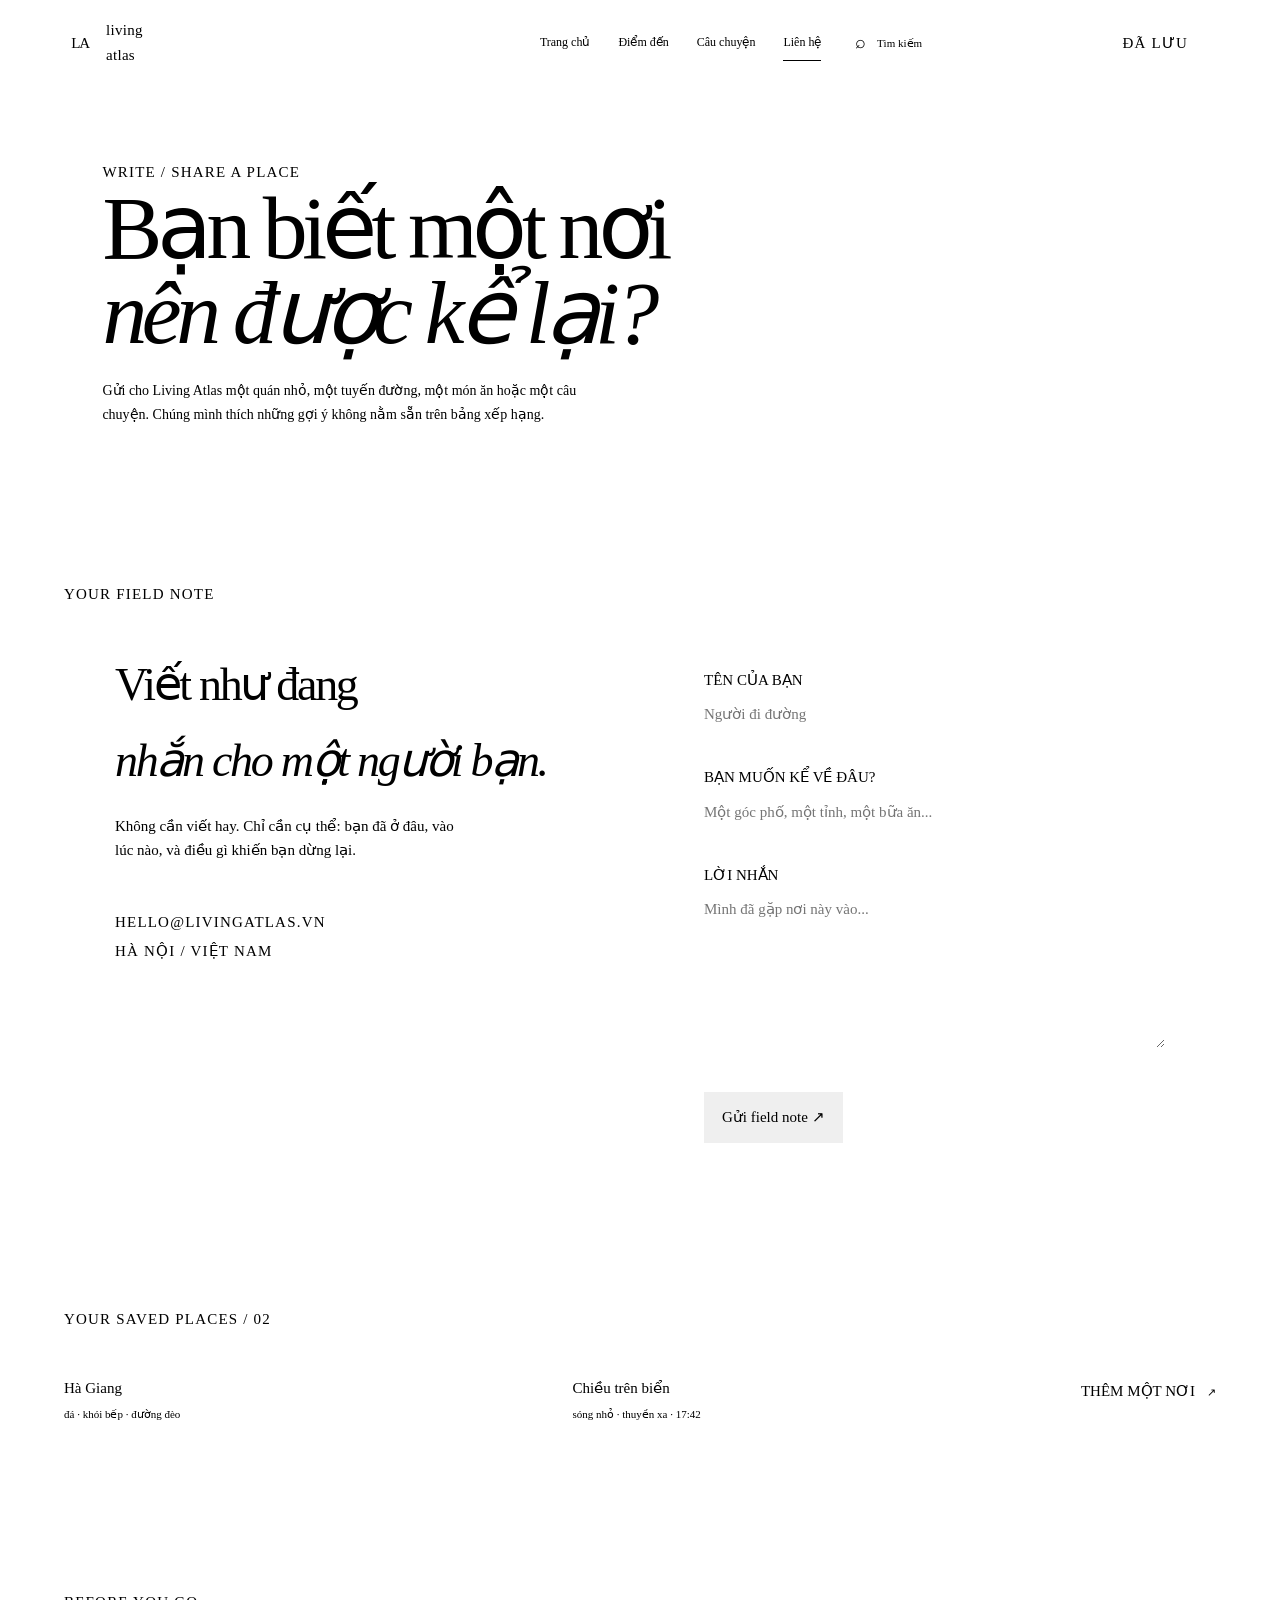
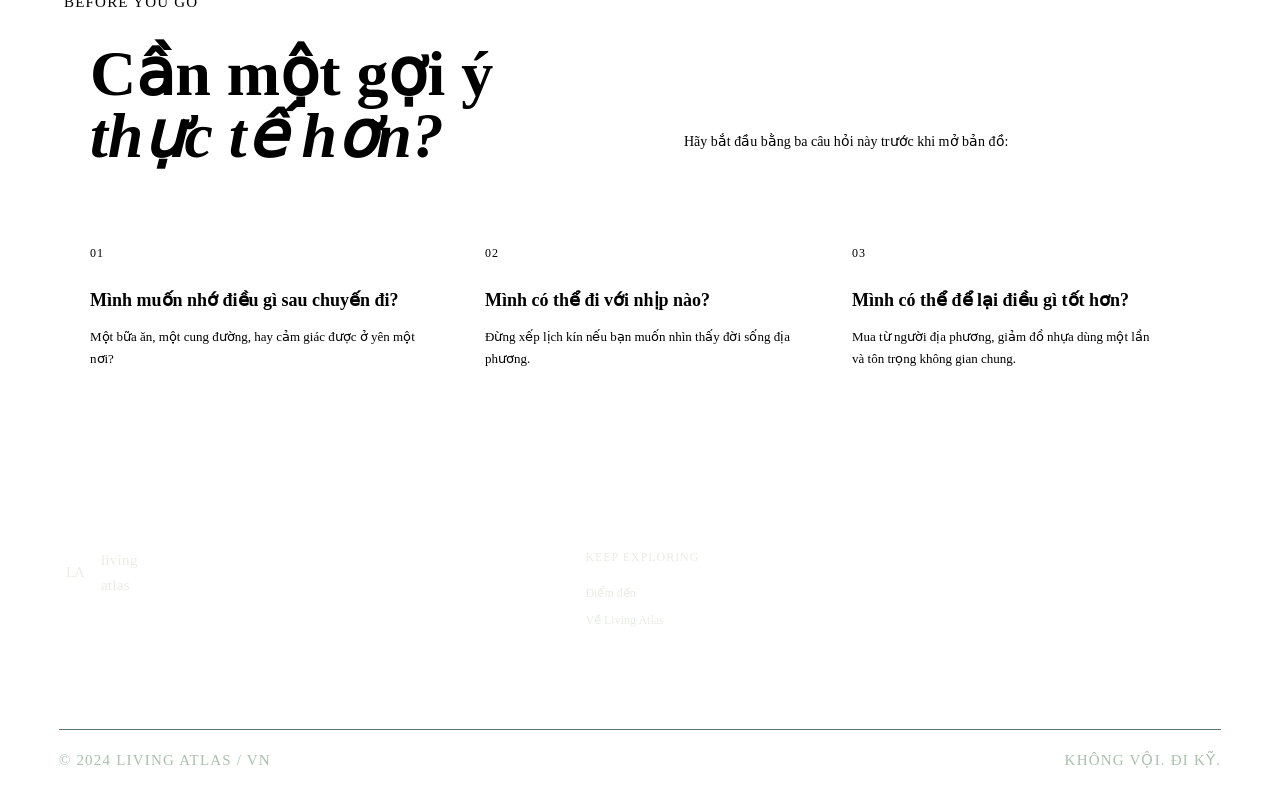
<file: contact.html>
<!doctype html><html lang="vi"><head><meta charset="UTF-8"><meta name="viewport" content="width=device-width, initial-scale=1.0"><title>Gửi lời nhắn — Living Atlas</title><link rel="preconnect" href="https://fonts.googleapis.com"><link rel="preconnect" href="https://fonts.gstatic.com" crossorigin><link href="https://fonts.googleapis.com/css2?family=DM+Mono:wght@400;500&family=DM+Sans:wght@400;500;700&family=Fraunces:opsz,wght@9..144,600;9..144,700&display=swap" rel="stylesheet"><link rel="stylesheet" href="css/style.css"></head><body><header class="atlas-header"><a class="atlas-mark" href="index.html"><span>LA</span><b>living<br>atlas</b></a><nav class="main-nav" aria-label="Điều hướng chính"><a href="index.html">Trang chủ</a><a href="products.html">Điểm đến</a><a href="about.html">Câu chuyện</a><a class="active" href="contact.html">Liên hệ</a></nav><div class="header-tools"><a class="command-trigger" href="products.html#search"><span class="mono">⌕</span><span>Tìm kiếm</span></a><a class="saved-link" href="#saved">Đã lưu <span class="saved-count">02</span></a></div></header><main><section class="discover-head" id="planner"><div class="section-label mono">WRITE / SHARE A PLACE</div><h1>Bạn biết một nơi<br><em>nên được kể lại?</em></h1><p>Gửi cho Living Atlas một quán nhỏ, một tuyến đường, một món ăn hoặc một câu chuyện. Chúng mình thích những gợi ý không nằm sẵn trên bảng xếp hạng.</p></section><section class="contact-section section-rule"><div class="section-label mono">YOUR FIELD NOTE</div><div class="contact-layout"><div><h2>Viết như đang<br><em>nhắn cho một người bạn.</em></h2><p class="muted">Không cần viết hay. Chỉ cần cụ thể: bạn đã ở đâu, vào lúc nào, và điều gì khiến bạn dừng lại.</p><p class="mono contact-meta">hello@livingatlas.vn<br>Hà Nội / Việt Nam</p></div><form class="atlas-form"><label>Tên của bạn<input type="text" placeholder="Người đi đường"></label><label>Bạn muốn kể về đâu?<input type="text" placeholder="Một góc phố, một tỉnh, một bữa ăn..."></label><label>Lời nhắn<textarea rows="6" placeholder="Mình đã gặp nơi này vào..."></textarea></label><button class="button-dark" type="submit">Gửi field note <span>↗</span></button></form></div></section><section class="saved-preview section-rule" id="saved"><div class="section-label mono">YOUR SAVED PLACES / 02</div><div class="saved-preview-grid"><div><strong>Hà Giang</strong><span>đá · khói bếp · đường đèo</span></div><div><strong>Chiều trên biển</strong><span>sóng nhỏ · thuyền xa · 17:42</span></div><a class="text-action" href="products.html">Thêm một nơi <span>↗</span></a></div></section><section class="contact-help section-rule"><div class="section-label mono">BEFORE YOU GO</div><div class="help-heading"><h2>Cần một gợi ý<br><em>thực tế hơn?</em></h2><p>Hãy bắt đầu bằng ba câu hỏi này trước khi mở bản đồ:</p></div><div class="help-list"><div><span class="mono">01</span><strong>Mình muốn nhớ điều gì sau chuyến đi?</strong><p>Một bữa ăn, một cung đường, hay cảm giác được ở yên một nơi?</p></div><div><span class="mono">02</span><strong>Mình có thể đi với nhịp nào?</strong><p>Đừng xếp lịch kín nếu bạn muốn nhìn thấy đời sống địa phương.</p></div><div><span class="mono">03</span><strong>Mình có thể để lại điều gì tốt hơn?</strong><p>Mua từ người địa phương, giảm đồ nhựa dùng một lần và tôn trọng không gian chung.</p></div></div></section></main><footer class="atlas-footer compact"><div class="footer-brand"><a class="atlas-mark" href="index.html"><span>LA</span><b>living<br>atlas</b></a></div><div><p class="mono footer-label">KEEP EXPLORING</p><a href="products.html">Điểm đến</a><a href="about.html">Về Living Atlas</a></div><div class="footer-bottom mono"><span>© 2024 LIVING ATLAS / VN</span><span>Không vội. Đi kỹ.</span></div></footer></body></html>
</file>
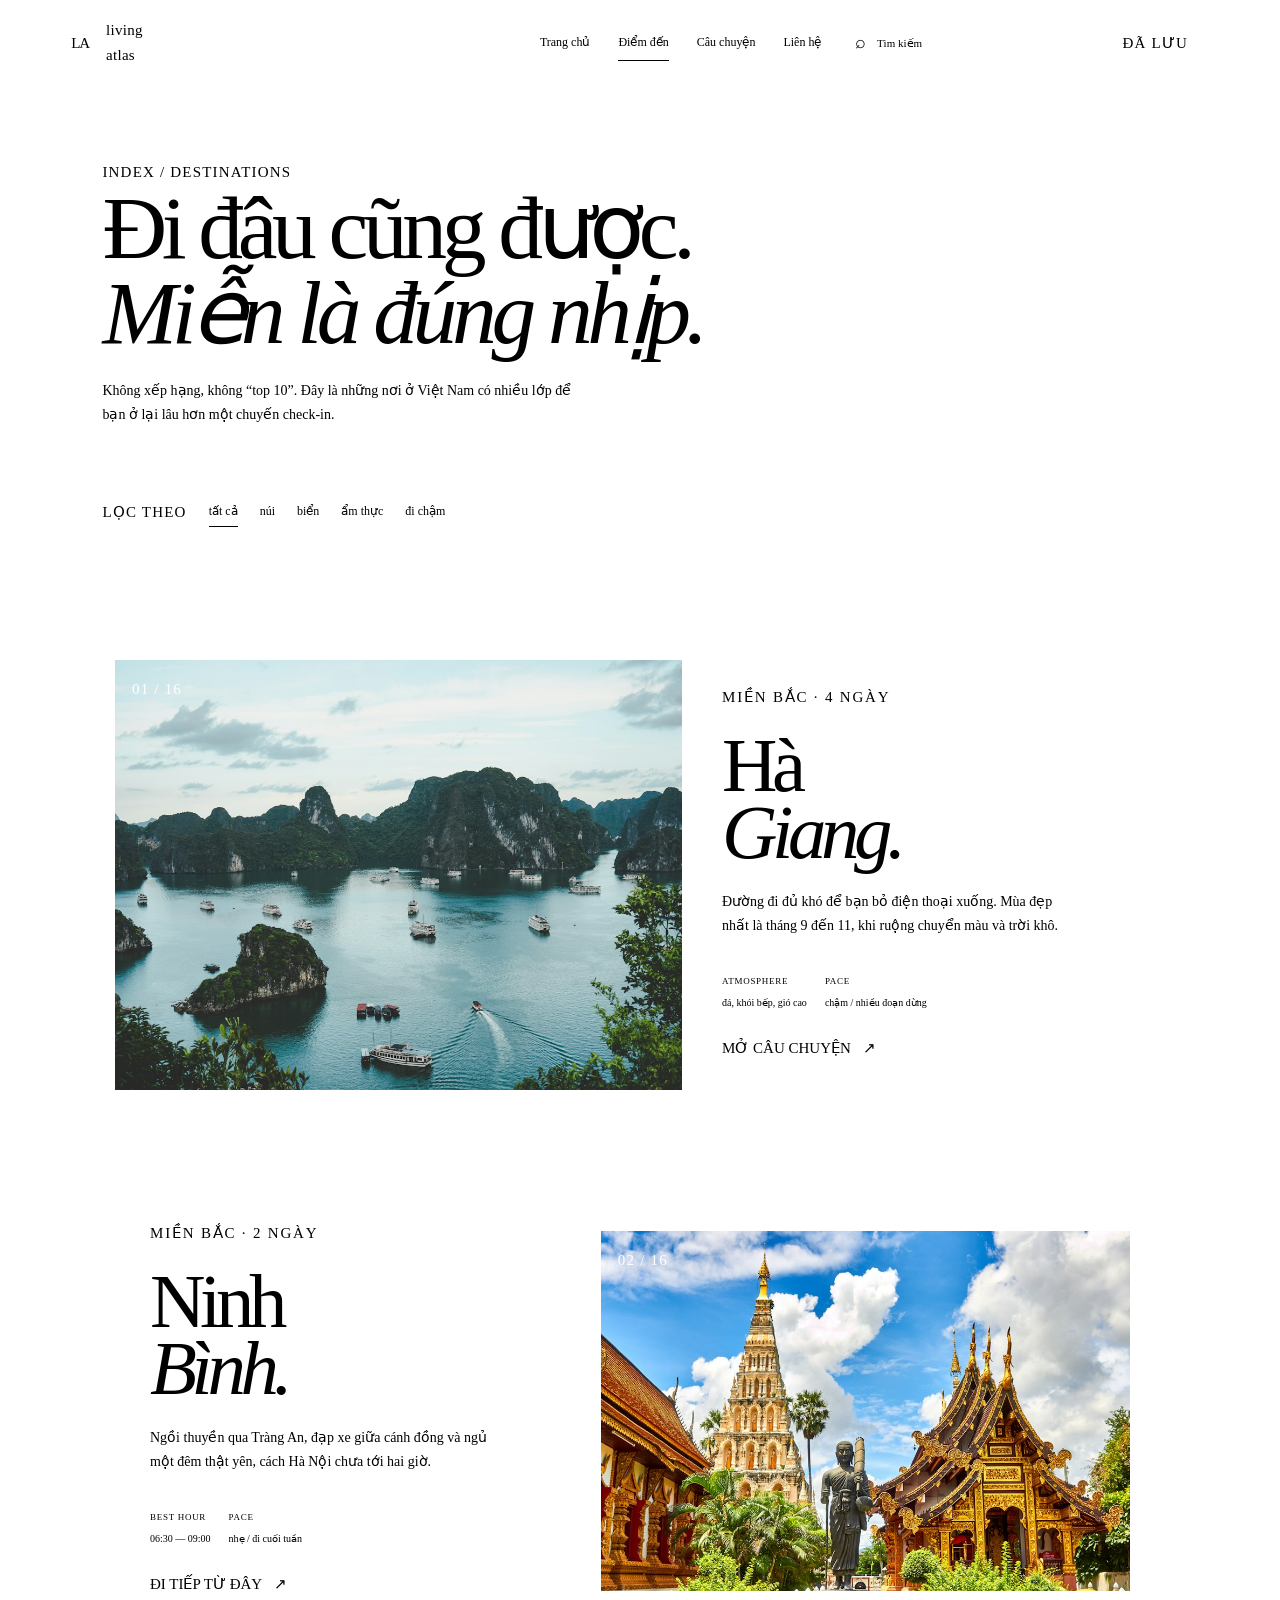
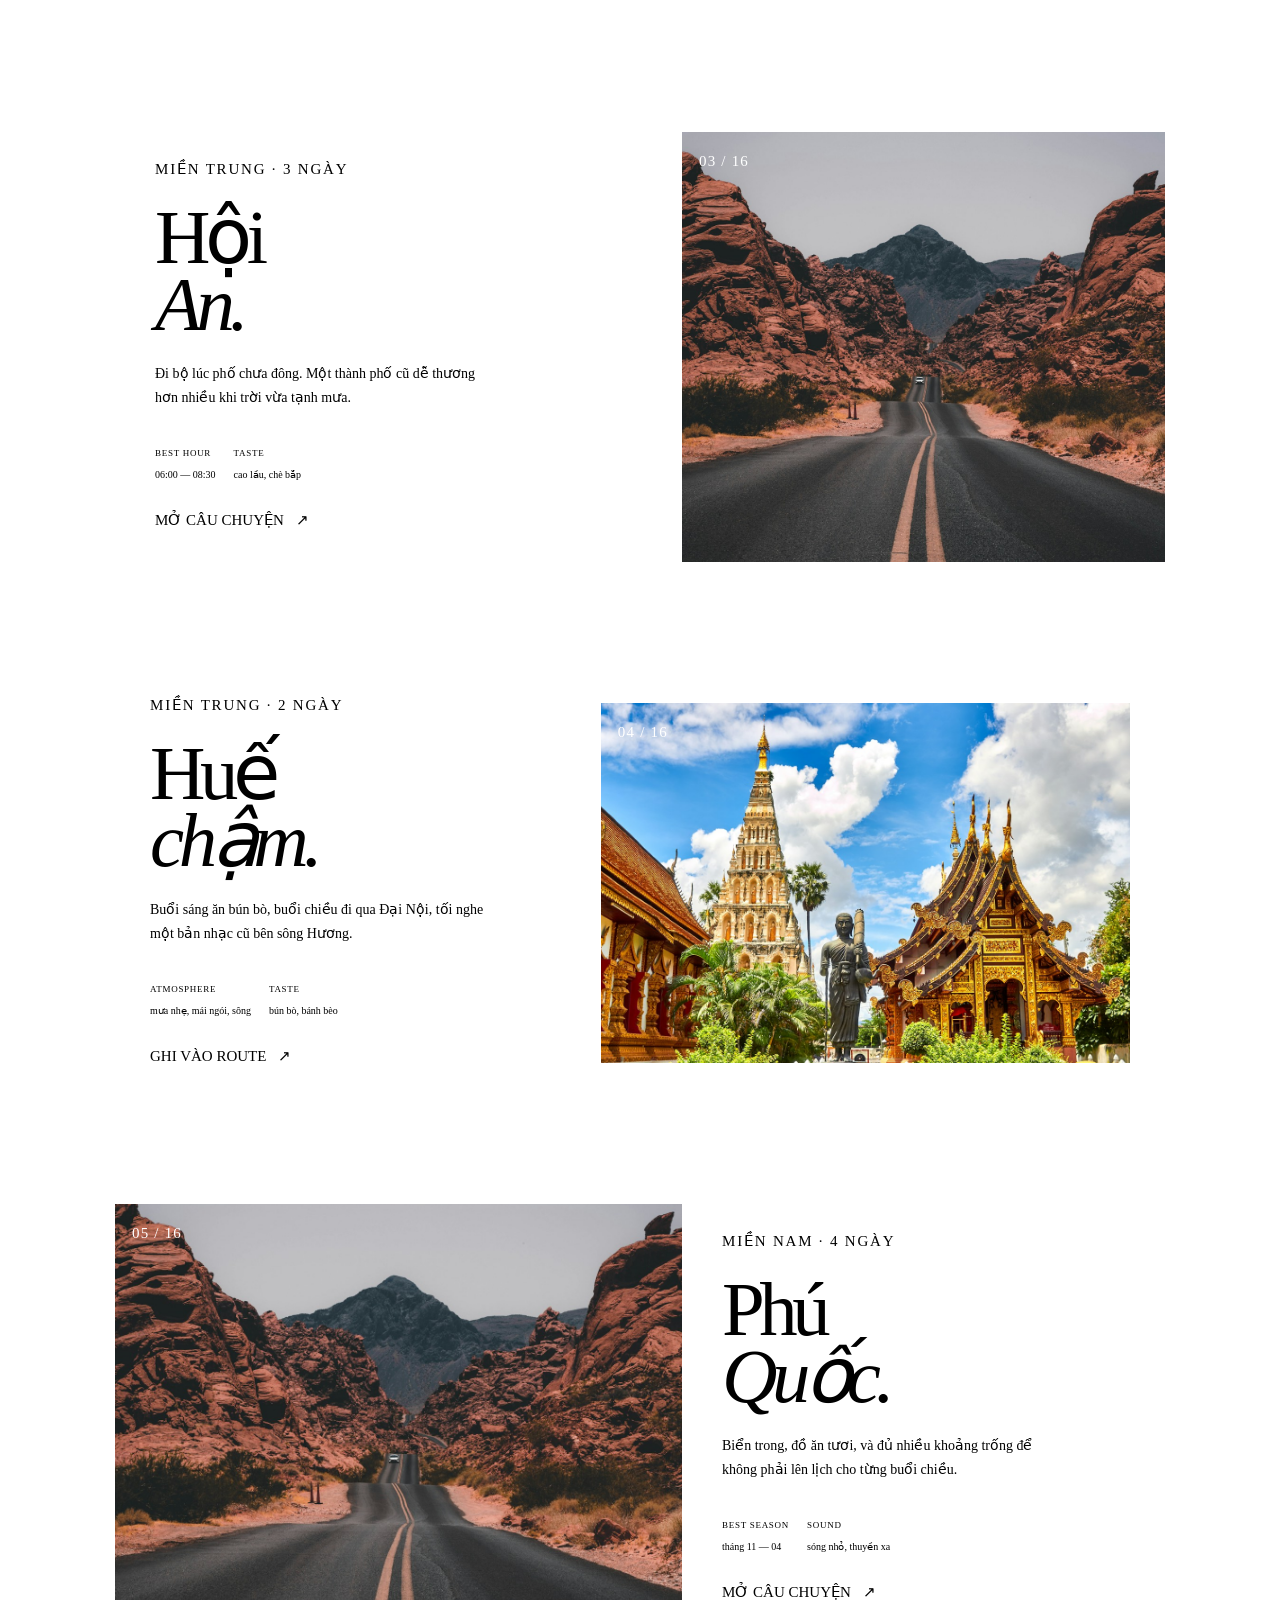
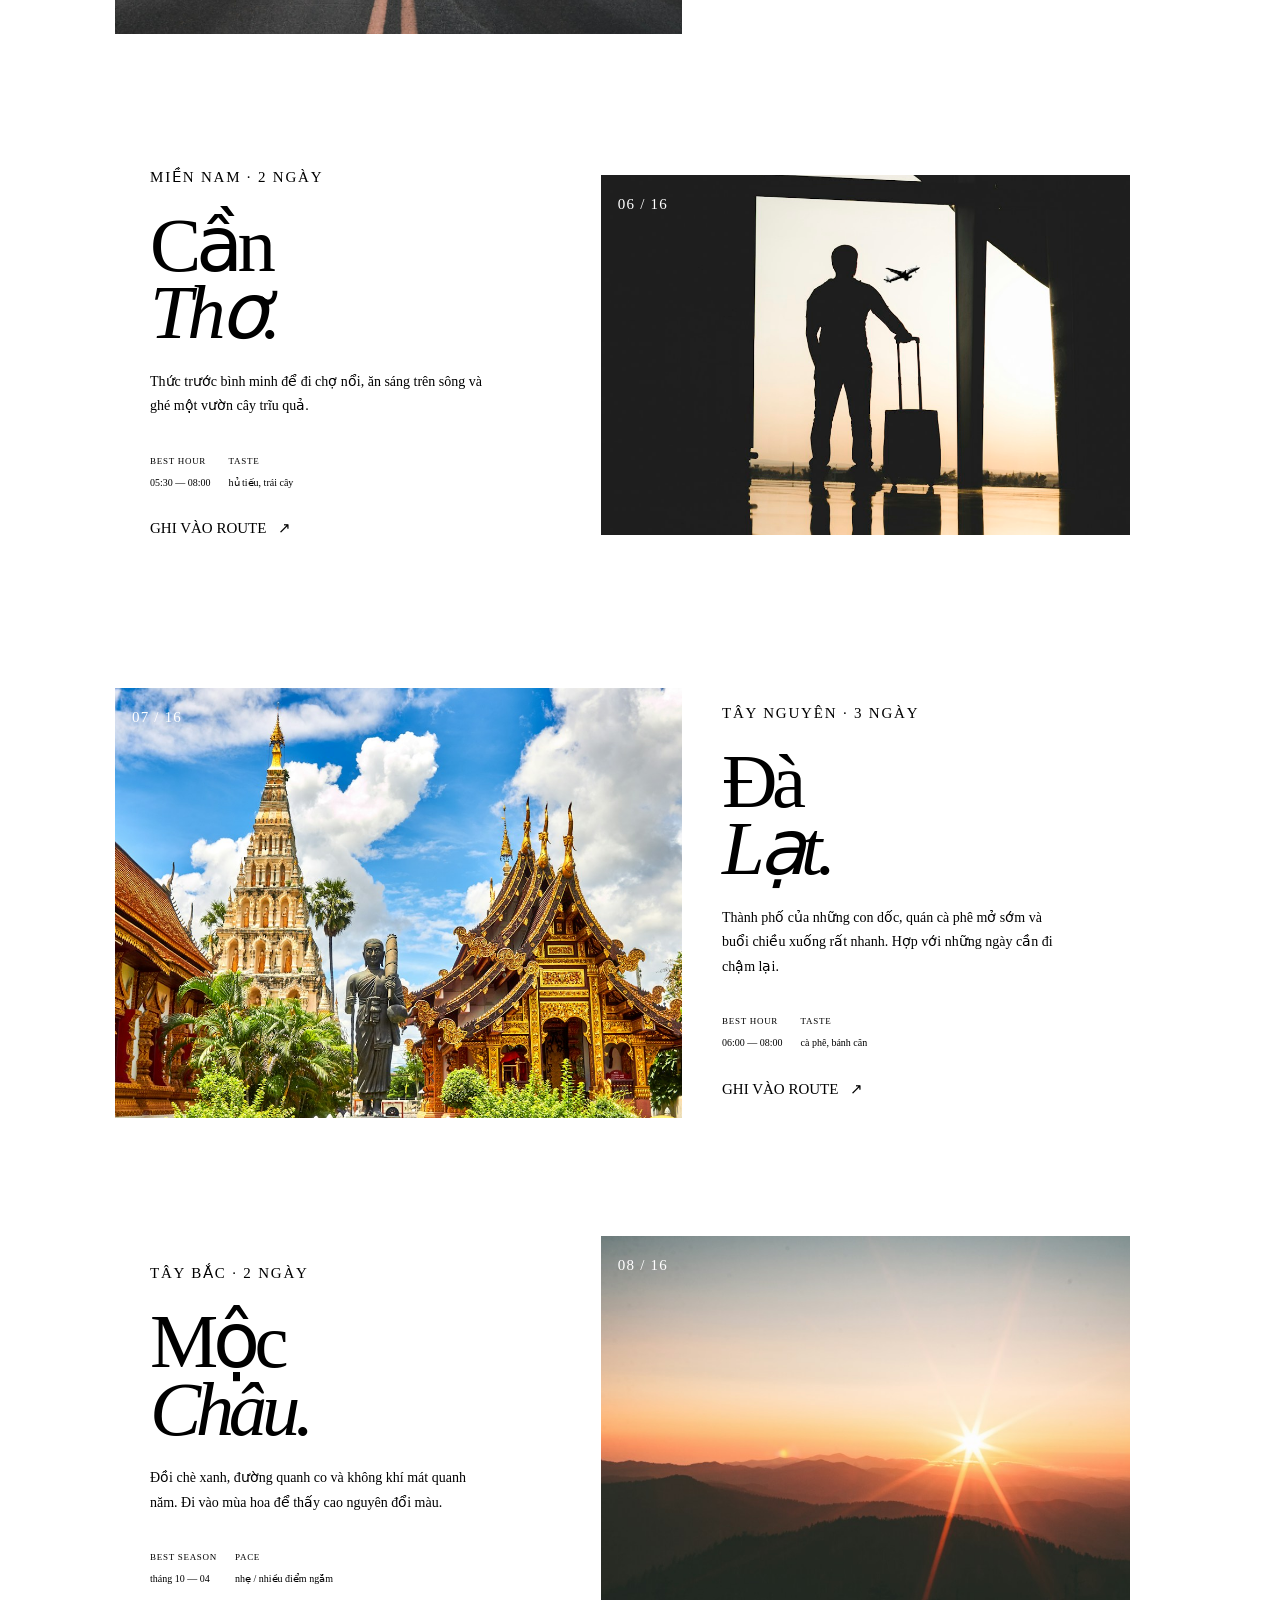
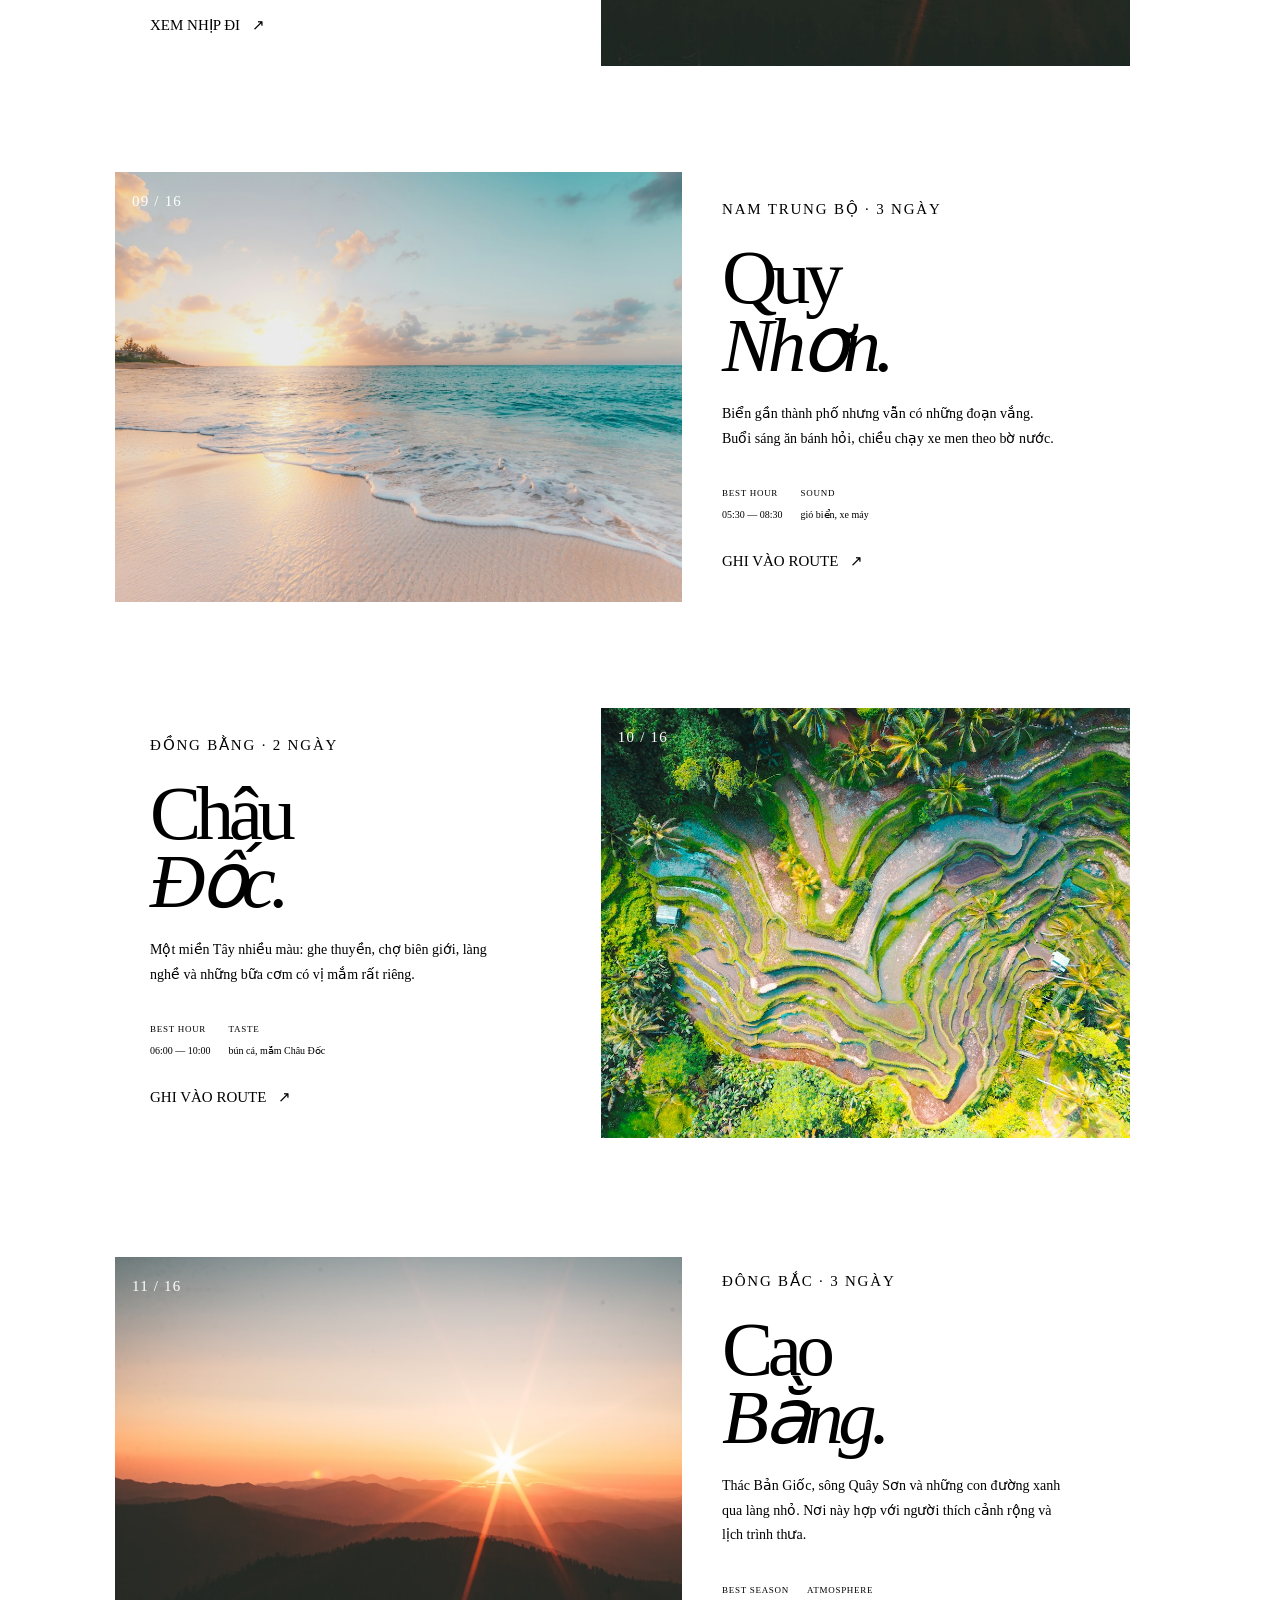
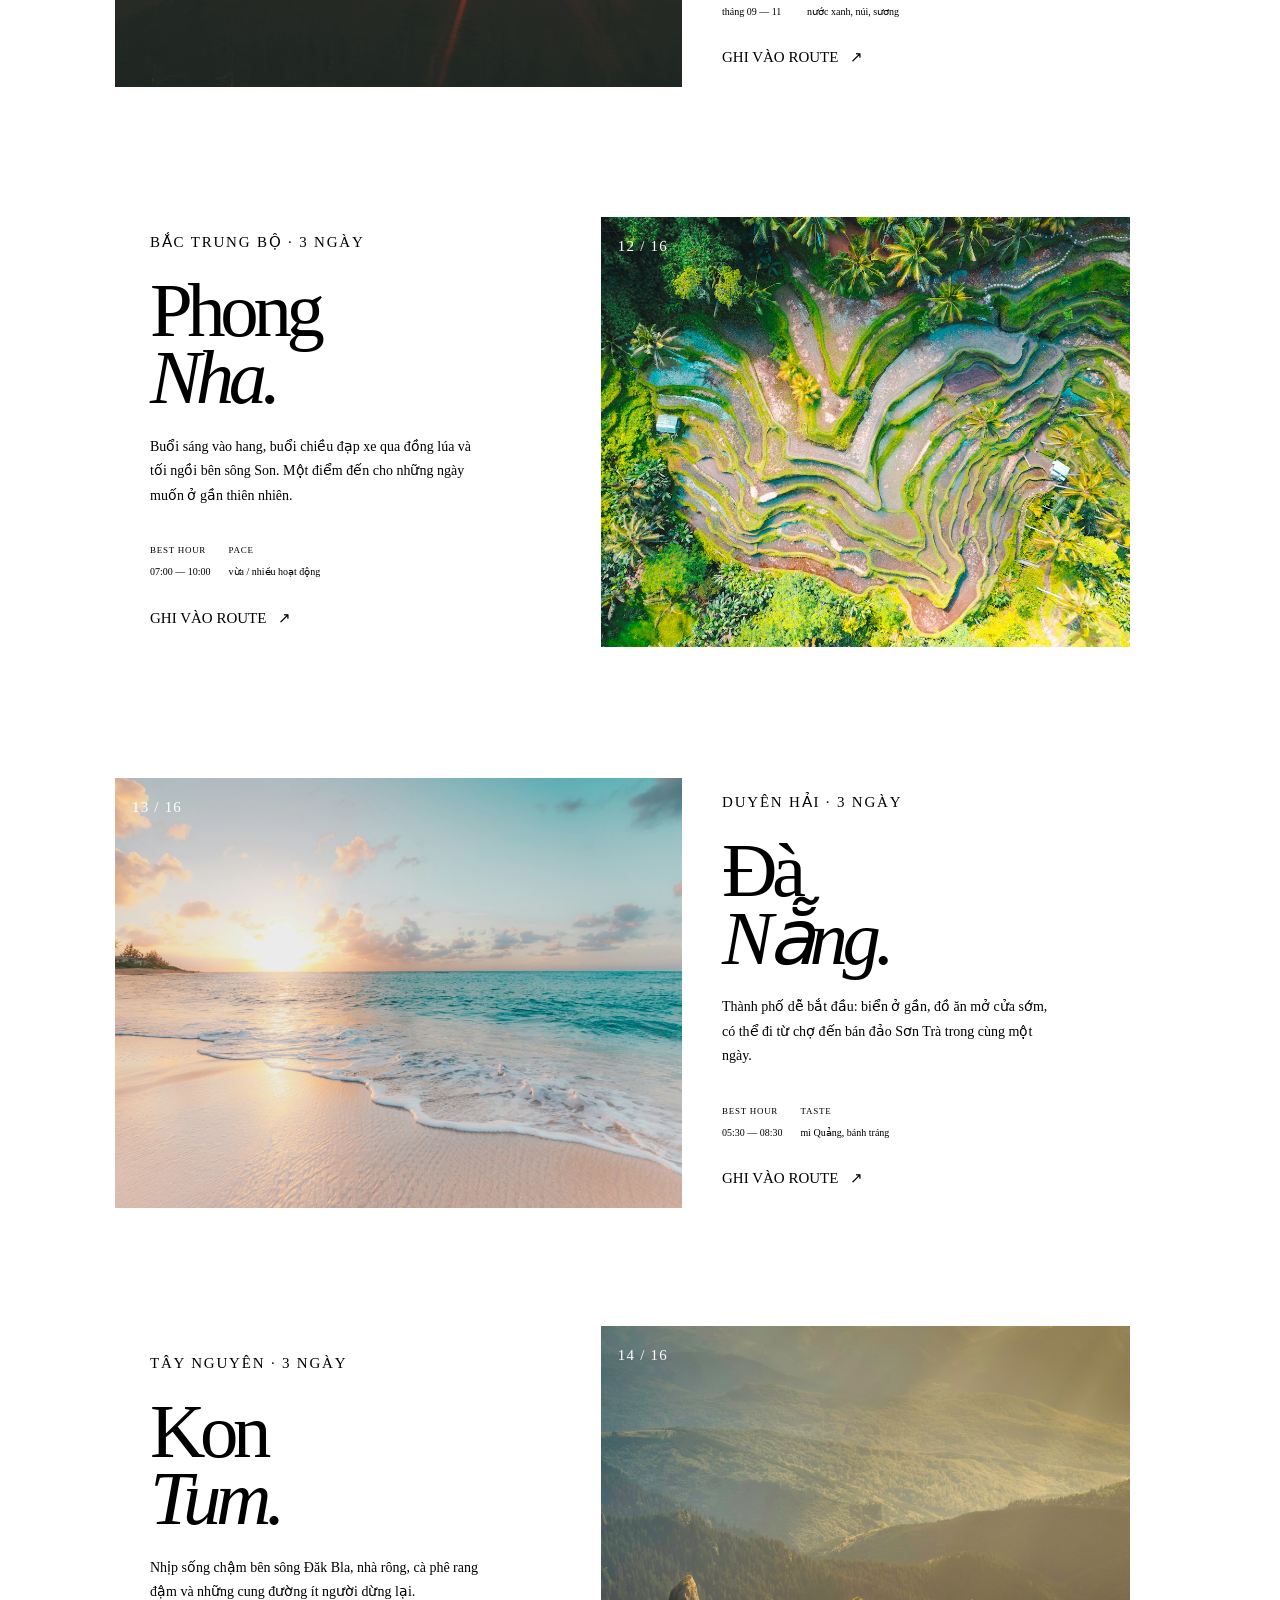
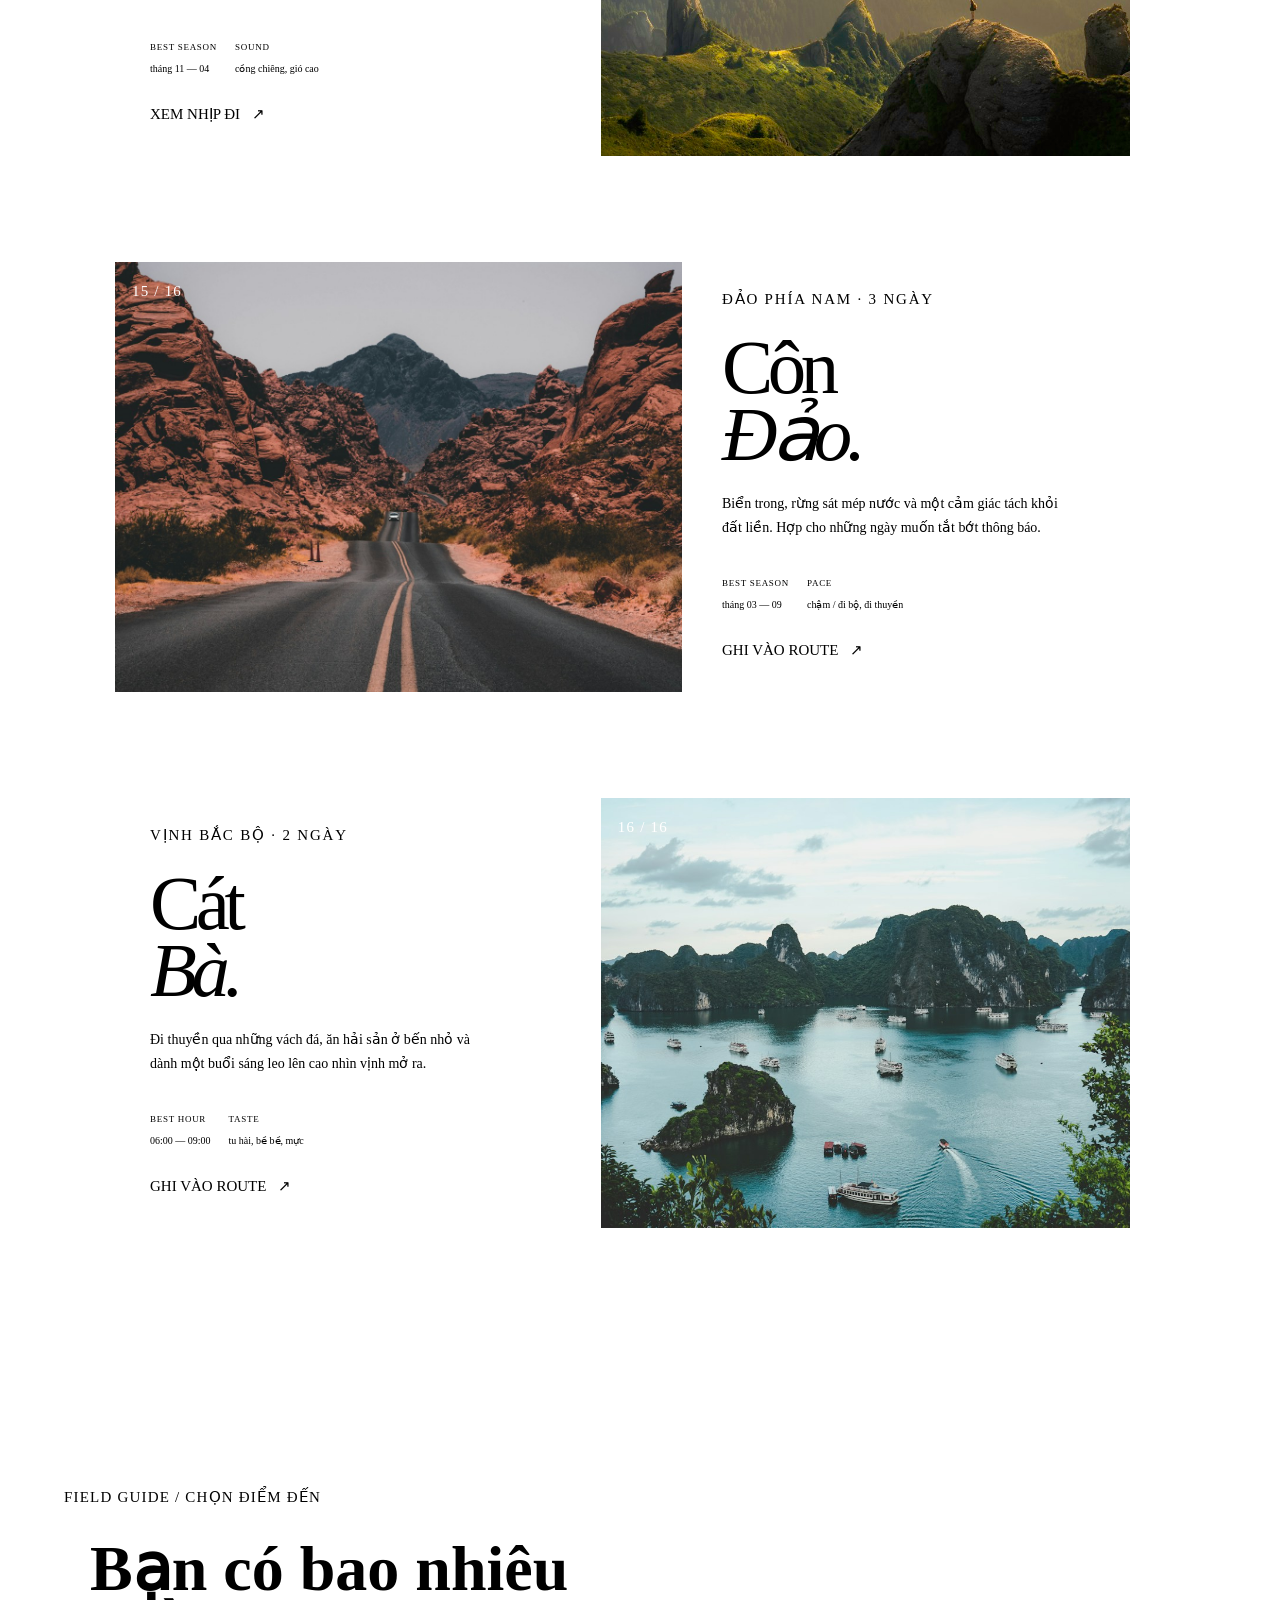
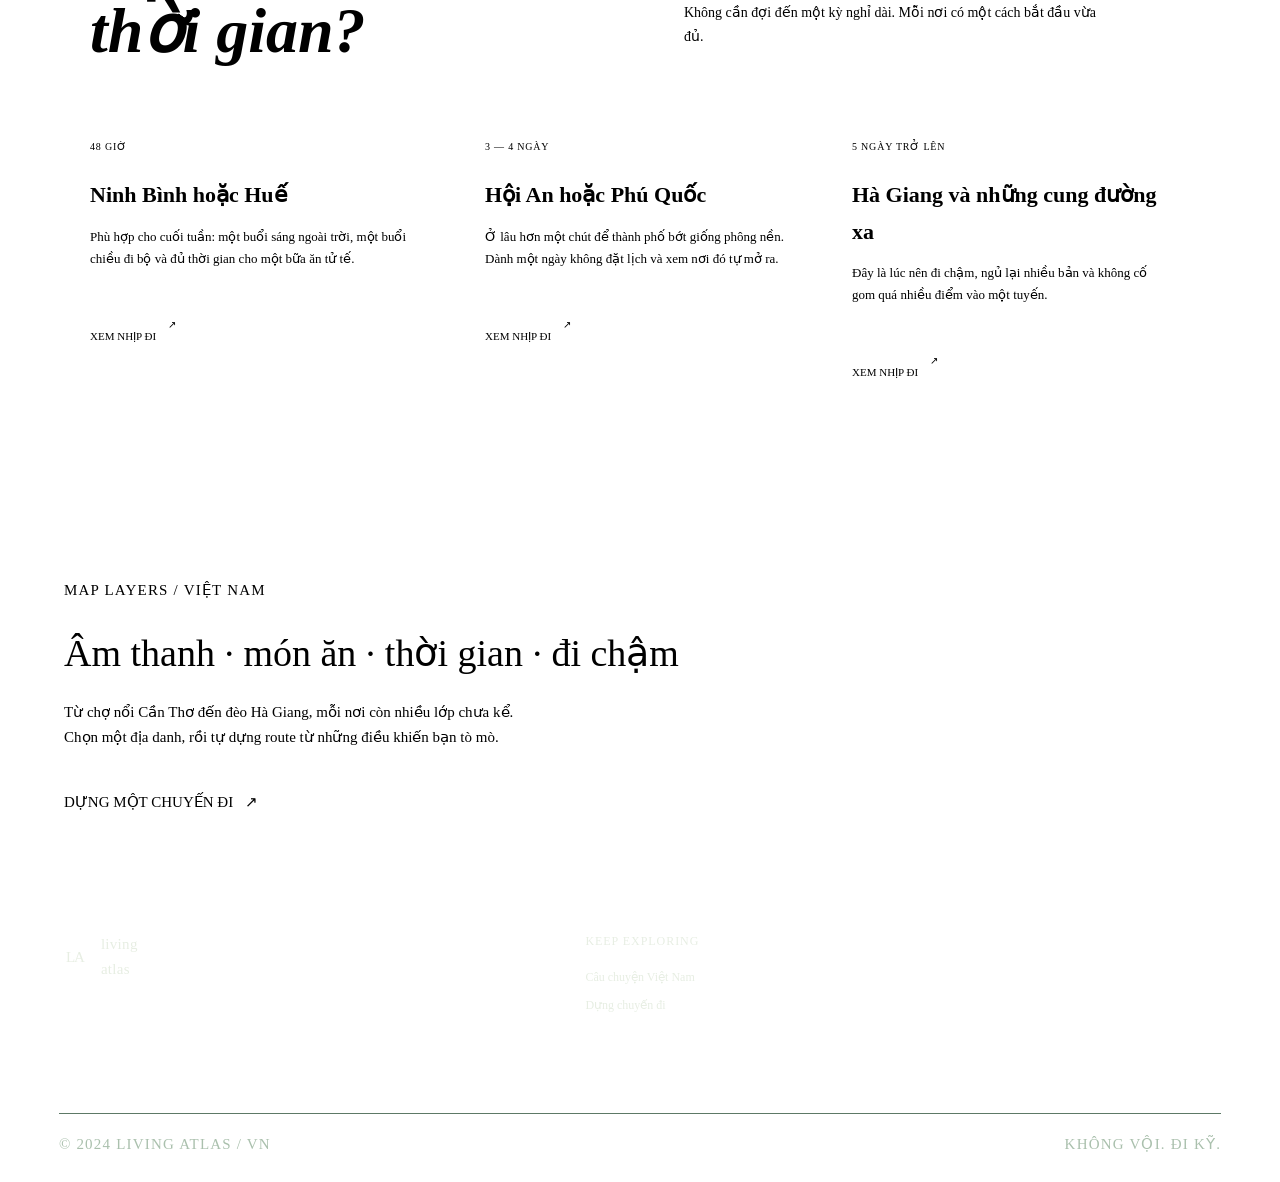
<file: products.html>
<!doctype html>
<html lang="vi">
<head><meta charset="UTF-8"><meta name="viewport" content="width=device-width,initial-scale=1.0"><title>Điểm đến — Living Atlas</title><link rel="preconnect" href="https://fonts.googleapis.com"><link rel="preconnect" href="https://fonts.gstatic.com" crossorigin><link href="https://fonts.googleapis.com/css2?family=DM+Mono:wght@400;500&family=DM+Sans:wght@400;500;700&family=Fraunces:opsz,wght@9..144,600;9..144,700&display=swap" rel="stylesheet"><link rel="stylesheet" href="css/style.css"></head>
<body>
<header class="atlas-header"><a class="atlas-mark" href="index.html"><span>LA</span><b>living<br>atlas</b></a><nav class="main-nav" aria-label="Điều hướng chính"><a href="index.html">Trang chủ</a><a class="active" href="products.html">Điểm đến</a><a href="about.html">Câu chuyện</a><a href="contact.html">Liên hệ</a></nav><div class="header-tools"><a class="command-trigger" href="#search"><span class="mono">⌕</span><span>Tìm kiếm</span></a><a class="saved-link" href="contact.html#saved">Đã lưu <span class="saved-count">02</span></a></div></header>
<main>
  <section class="discover-head"><div class="section-label mono">INDEX / DESTINATIONS</div><h1>Đi đâu cũng được.<br><em>Miễn là đúng nhịp.</em></h1><p>Không xếp hạng, không “top 10”. Đây là những nơi ở Việt Nam có nhiều lớp để bạn ở lại lâu hơn một chuyến check-in.</p><div class="filter-line" id="search"><span class="mono">LỌC THEO</span><a class="filter active" href="#all">tất cả</a><a class="filter" href="#mountain">núi</a><a class="filter" href="#sea">biển</a><a class="filter" href="#food">ẩm thực</a><a class="filter" href="#slow">đi chậm</a></div></section>
  <section class="destination-stream" id="all">
    <article class="stream-place place-ha-giang" id="mountain"><div class="stream-media"><img src="images/travel-10-1528127269322.jpg" alt="Ảnh minh họa phong cảnh núi; chưa xác minh là Hà Giang"><span class="mono image-index">01 / 16</span></div><div class="stream-copy"><p class="kicker">MIỀN BẮC · 4 NGÀY</p><h2>Hà<br><em>Giang.</em></h2><p>Đường đi đủ khó để bạn bỏ điện thoại xuống. Mùa đẹp nhất là tháng 9 đến 11, khi ruộng chuyển màu và trời khô.</p><dl class="data-strip"><div><dt class="mono">ATMOSPHERE</dt><dd>đá, khói bếp, gió cao</dd></div><div><dt class="mono">PACE</dt><dd>chậm / nhiều đoạn dừng</dd></div></dl><a class="text-action" href="about.html#detail-ha-giang">Mở câu chuyện <span>↗</span></a></div></article>
    <article class="stream-place place-ninh-binh"><div class="stream-media"><img src="images/travel-12-1528181304800.jpg" alt="Vịnh Hạ Long, Việt Nam; dùng làm ảnh tham khảo, không phải Ninh Bình"><span class="mono image-index">02 / 16</span></div><div class="stream-copy"><p class="kicker">MIỀN BẮC · 2 NGÀY</p><h2>Ninh<br><em>Bình.</em></h2><p>Ngồi thuyền qua Tràng An, đạp xe giữa cánh đồng và ngủ một đêm thật yên, cách Hà Nội chưa tới hai giờ.</p><dl class="data-strip"><div><dt class="mono">BEST HOUR</dt><dd>06:30 — 09:00</dd></div><div><dt class="mono">PACE</dt><dd>nhẹ / đi cuối tuần</dd></div></dl><a class="text-action" href="about.html#detail-ninh-binh">Đi tiếp từ đây <span>↗</span></a></div></article>
    <article class="stream-place place-hoi-an" id="food"><div class="stream-copy"><p class="kicker">MIỀN TRUNG · 3 NGÀY</p><h2>Hội<br><em>An.</em></h2><p>Đi bộ lúc phố chưa đông. Một thành phố cũ dễ thương hơn nhiều khi trời vừa tạnh mưa.</p><dl class="data-strip"><div><dt class="mono">BEST HOUR</dt><dd>06:00 — 08:30</dd></div><div><dt class="mono">TASTE</dt><dd>cao lầu, chè bắp</dd></div></dl><a class="text-action" href="about.html#detail-hoi-an">Mở câu chuyện <span>↗</span></a></div><div class="stream-media"><img src="images/travel-03-1500530855697.jpg" alt="Ảnh chùa không thuộc Việt Nam; không dùng cho nội dung điểm đến"><span class="mono image-index">03 / 16</span></div></article>
    <article class="stream-place place-hue"><div class="stream-media"><img src="images/travel-13-1528181304800.jpg" alt="Cầu Vàng, Đà Nẵng, Việt Nam; dùng làm ảnh tham khảo"><span class="mono image-index">04 / 16</span></div><div class="stream-copy"><p class="kicker">MIỀN TRUNG · 2 NGÀY</p><h2>Huế<br><em>chậm.</em></h2><p>Buổi sáng ăn bún bò, buổi chiều đi qua Đại Nội, tối nghe một bản nhạc cũ bên sông Hương.</p><dl class="data-strip"><div><dt class="mono">ATMOSPHERE</dt><dd>mưa nhẹ, mái ngói, sông</dd></div><div><dt class="mono">TASTE</dt><dd>bún bò, bánh bèo</dd></div></dl><a class="text-action" href="about.html#detail-hue">Ghi vào route <span>↗</span></a></div></article>
    <article class="stream-place place-phu-quoc" id="sea"><div class="stream-media"><img src="images/travel-03-1500530855697.jpg" alt="Ảnh bãi biển minh họa; chưa xác minh là Phú Quốc, Côn Đảo hoặc Hội An"><span class="mono image-index">05 / 16</span></div><div class="stream-copy"><p class="kicker">MIỀN NAM · 4 NGÀY</p><h2>Phú<br><em>Quốc.</em></h2><p>Biển trong, đồ ăn tươi, và đủ nhiều khoảng trống để không phải lên lịch cho từng buổi chiều.</p><dl class="data-strip"><div><dt class="mono">BEST SEASON</dt><dd>tháng 11 — 04</dd></div><div><dt class="mono">SOUND</dt><dd>sóng nhỏ, thuyền xa</dd></div></dl><a class="text-action" href="about.html#detail-phu-quoc">Mở câu chuyện <span>↗</span></a></div></article>
    <article class="stream-place place-can-tho" id="slow"><div class="stream-copy"><p class="kicker">MIỀN NAM · 2 NGÀY</p><h2>Cần<br><em>Thơ.</em></h2><p>Thức trước bình minh để đi chợ nổi, ăn sáng trên sông và ghé một vườn cây trĩu quả.</p><dl class="data-strip"><div><dt class="mono">BEST HOUR</dt><dd>05:30 — 08:00</dd></div><div><dt class="mono">TASTE</dt><dd>hủ tiếu, trái cây</dd></div></dl><a class="text-action" href="about.html#detail-can-tho">Ghi vào route <span>↗</span></a></div><div class="stream-media"><img src="images/travel-06-1504150558240.jpg" alt="Ảnh minh họa; không phải đời sống sông nước Cần Thơ"><span class="mono image-index">06 / 16</span></div></article>
    <article class="stream-place place-da-lat"><div class="stream-media"><img src="images/travel-13-1528181304800.jpg" alt="Cầu Vàng, Đà Nẵng, Việt Nam; dùng làm ảnh tham khảo"><span class="mono image-index">07 / 16</span></div><div class="stream-copy"><p class="kicker">TÂY NGUYÊN · 3 NGÀY</p><h2>Đà<br><em>Lạt.</em></h2><p>Thành phố của những con dốc, quán cà phê mở sớm và buổi chiều xuống rất nhanh. Hợp với những ngày cần đi chậm lại.</p><dl class="data-strip"><div><dt class="mono">BEST HOUR</dt><dd>06:00 — 08:00</dd></div><div><dt class="mono">TASTE</dt><dd>cà phê, bánh căn</dd></div></dl><a class="text-action" href="about.html#detail-da-lat">Ghi vào route <span>↗</span></a></div></article>
    <article class="stream-place place-moc-chau"><div class="stream-copy"><p class="kicker">TÂY BẮC · 2 NGÀY</p><h2>Mộc<br><em>Châu.</em></h2><p>Đồi chè xanh, đường quanh co và không khí mát quanh năm. Đi vào mùa hoa để thấy cao nguyên đổi màu.</p><dl class="data-strip"><div><dt class="mono">BEST SEASON</dt><dd>tháng 10 — 04</dd></div><div><dt class="mono">PACE</dt><dd>nhẹ / nhiều điểm ngắm</dd></div></dl><a class="text-action" href="about.html#detail-moc-chau">Xem nhịp đi <span>↗</span></a></div><div class="stream-media"><img src="images/travel-04-1500534623283.jpg" alt="Ảnh cung đường núi minh họa; chưa xác minh là Mộc Châu"><span class="mono image-index">08 / 16</span></div></article>
    <article class="stream-place place-quy-nhon"><div class="stream-media"><img src="images/travel-07-1507525428034.jpg" alt="Ảnh biển minh họa; chưa xác minh là Quy Nhơn"><span class="mono image-index">09 / 16</span></div><div class="stream-copy"><p class="kicker">NAM TRUNG BỘ · 3 NGÀY</p><h2>Quy<br><em>Nhơn.</em></h2><p>Biển gần thành phố nhưng vẫn có những đoạn vắng. Buổi sáng ăn bánh hỏi, chiều chạy xe men theo bờ nước.</p><dl class="data-strip"><div><dt class="mono">BEST HOUR</dt><dd>05:30 — 08:30</dd></div><div><dt class="mono">SOUND</dt><dd>gió biển, xe máy</dd></div></dl><a class="text-action" href="about.html#detail-quy-nhon">Ghi vào route <span>↗</span></a></div></article>
    <article class="stream-place place-chau-doc"><div class="stream-copy"><p class="kicker">ĐỒNG BẰNG · 2 NGÀY</p><h2>Châu<br><em>Đốc.</em></h2><p>Một miền Tây nhiều màu: ghe thuyền, chợ biên giới, làng nghề và những bữa cơm có vị mắm rất riêng.</p><dl class="data-strip"><div><dt class="mono">BEST HOUR</dt><dd>06:00 — 10:00</dd></div><div><dt class="mono">TASTE</dt><dd>bún cá, mắm Châu Đốc</dd></div></dl><a class="text-action" href="about.html#detail-chau-doc">Ghi vào route <span>↗</span></a></div><div class="stream-media"><img src="images/travel-08-1513415756790.jpg" alt="Vịnh Hạ Long, Việt Nam; dùng làm ảnh tham khảo, không phải Châu Đốc hoặc Phong Nha"><span class="mono image-index">10 / 16</span></div></article>
    <article class="stream-place place-cao-bang"><div class="stream-media"><img src="images/travel-05-1500534623283.jpg" alt="Ảnh núi minh họa; chưa xác minh là Cao Bằng"><span class="mono image-index">11 / 16</span></div><div class="stream-copy"><p class="kicker">ĐÔNG BẮC · 3 NGÀY</p><h2>Cao<br><em>Bằng.</em></h2><p>Thác Bản Giốc, sông Quây Sơn và những con đường xanh qua làng nhỏ. Nơi này hợp với người thích cảnh rộng và lịch trình thưa.</p><dl class="data-strip"><div><dt class="mono">BEST SEASON</dt><dd>tháng 09 — 11</dd></div><div><dt class="mono">ATMOSPHERE</dt><dd>nước xanh, núi, sương</dd></div></dl><a class="text-action" href="about.html#detail-cao-bang">Ghi vào route <span>↗</span></a></div></article>
    <article class="stream-place place-phong-nha"><div class="stream-copy"><p class="kicker">BẮC TRUNG BỘ · 3 NGÀY</p><h2>Phong<br><em>Nha.</em></h2><p>Buổi sáng vào hang, buổi chiều đạp xe qua đồng lúa và tối ngồi bên sông Son. Một điểm đến cho những ngày muốn ở gần thiên nhiên.</p><dl class="data-strip"><div><dt class="mono">BEST HOUR</dt><dd>07:00 — 10:00</dd></div><div><dt class="mono">PACE</dt><dd>vừa / nhiều hoạt động</dd></div></dl><a class="text-action" href="about.html#detail-phong-nha">Ghi vào route <span>↗</span></a></div><div class="stream-media"><img src="images/travel-08-1513415756790.jpg" alt="Vịnh Hạ Long, Việt Nam; dùng làm ảnh tham khảo, không phải Châu Đốc hoặc Phong Nha"><span class="mono image-index">12 / 16</span></div></article>
    <article class="stream-place place-da-nang"><div class="stream-media"><img src="images/travel-07-1507525428034.jpg" alt="Ảnh biển minh họa; chưa xác minh là Quy Nhơn"><span class="mono image-index">13 / 16</span></div><div class="stream-copy"><p class="kicker">DUYÊN HẢI · 3 NGÀY</p><h2>Đà<br><em>Nẵng.</em></h2><p>Thành phố dễ bắt đầu: biển ở gần, đồ ăn mở cửa sớm, có thể đi từ chợ đến bán đảo Sơn Trà trong cùng một ngày.</p><dl class="data-strip"><div><dt class="mono">BEST HOUR</dt><dd>05:30 — 08:30</dd></div><div><dt class="mono">TASTE</dt><dd>mì Quảng, bánh tráng</dd></div></dl><a class="text-action" href="about.html#detail-da-nang">Ghi vào route <span>↗</span></a></div></article>
    <article class="stream-place place-kon-tum"><div class="stream-copy"><p class="kicker">TÂY NGUYÊN · 3 NGÀY</p><h2>Kon<br><em>Tum.</em></h2><p>Nhịp sống chậm bên sông Đăk Bla, nhà rông, cà phê rang đậm và những cung đường ít người dừng lại.</p><dl class="data-strip"><div><dt class="mono">BEST SEASON</dt><dd>tháng 11 — 04</dd></div><div><dt class="mono">SOUND</dt><dd>cồng chiêng, gió cao</dd></div></dl><a class="text-action" href="about.html#detail-kon-tum">Xem nhịp đi <span>↗</span></a></div><div class="stream-media"><img src="images/travel-02-1469474968028.jpg" alt="Ảnh minh họa phong cảnh núi; chưa xác minh là Kon Tum"><span class="mono image-index">14 / 16</span></div></article>
    <article class="stream-place place-con-dao"><div class="stream-media"><img src="images/travel-03-1500530855697.jpg" alt="Ảnh bãi biển minh họa; chưa xác minh là Phú Quốc, Côn Đảo hoặc Hội An"><span class="mono image-index">15 / 16</span></div><div class="stream-copy"><p class="kicker">ĐẢO PHÍA NAM · 3 NGÀY</p><h2>Côn<br><em>Đảo.</em></h2><p>Biển trong, rừng sát mép nước và một cảm giác tách khỏi đất liền. Hợp cho những ngày muốn tắt bớt thông báo.</p><dl class="data-strip"><div><dt class="mono">BEST SEASON</dt><dd>tháng 03 — 09</dd></div><div><dt class="mono">PACE</dt><dd>chậm / đi bộ, đi thuyền</dd></div></dl><a class="text-action" href="about.html#detail-con-dao">Ghi vào route <span>↗</span></a></div></article>
    <article class="stream-place place-cat-ba"><div class="stream-copy"><p class="kicker">VỊNH BẮC BỘ · 2 NGÀY</p><h2>Cát<br><em>Bà.</em></h2><p>Đi thuyền qua những vách đá, ăn hải sản ở bến nhỏ và dành một buổi sáng leo lên cao nhìn vịnh mở ra.</p><dl class="data-strip"><div><dt class="mono">BEST HOUR</dt><dd>06:00 — 09:00</dd></div><div><dt class="mono">TASTE</dt><dd>tu hài, bề bề, mực</dd></div></dl><a class="text-action" href="about.html#detail-cat-ba">Ghi vào route <span>↗</span></a></div><div class="stream-media"><img src="images/travel-09-1528127269322.jpg" alt="Vịnh Hạ Long, Việt Nam; dùng làm ảnh tham khảo, không phải Cát Bà"><span class="mono image-index">16 / 16</span></div></article>
  </section>
  <section class="destination-guide section-rule"><div class="section-label mono">FIELD GUIDE / CHỌN ĐIỂM ĐẾN</div><div class="guide-heading"><h2>Bạn có bao nhiêu<br><em>thời gian?</em></h2><p>Không cần đợi đến một kỳ nghỉ dài. Mỗi nơi có một cách bắt đầu vừa đủ.</p></div><div class="guide-list"><article><span class="mono">48 GIỜ</span><h3>Ninh Bình hoặc Huế</h3><p>Phù hợp cho cuối tuần: một buổi sáng ngoài trời, một buổi chiều đi bộ và đủ thời gian cho một bữa ăn tử tế.</p><a class="text-action" href="#mountain">Xem nhịp đi <span>↗</span></a></article><article><span class="mono">3 — 4 NGÀY</span><h3>Hội An hoặc Phú Quốc</h3><p>Ở lâu hơn một chút để thành phố bớt giống phông nền. Dành một ngày không đặt lịch và xem nơi đó tự mở ra.</p><a class="text-action" href="#food">Xem nhịp đi <span>↗</span></a></article><article><span class="mono">5 NGÀY TRỞ LÊN</span><h3>Hà Giang và những cung đường xa</h3><p>Đây là lúc nên đi chậm, ngủ lại nhiều bản và không cố gom quá nhiều điểm vào một tuyến.</p><a class="text-action" href="#mountain">Xem nhịp đi <span>↗</span></a></article></div></section>
  <section id="map-layers" class="map-layer-note section-rule"><div class="section-label mono">MAP LAYERS / VIỆT NAM</div><h2>Âm thanh · món ăn · thời gian · đi chậm</h2><p>Từ chợ nổi Cần Thơ đến đèo Hà Giang, mỗi nơi còn nhiều lớp chưa kể. Chọn một địa danh, rồi tự dựng route từ những điều khiến bạn tò mò.</p><a class="text-action" href="contact.html#planner">Dựng một chuyến đi <span>↗</span></a></section>
</main>
<footer class="atlas-footer compact"><div class="footer-brand"><a class="atlas-mark" href="index.html"><span>LA</span><b>living<br>atlas</b></a></div><div><p class="mono footer-label">KEEP EXPLORING</p><a href="about.html">Câu chuyện Việt Nam</a><a href="contact.html#planner">Dựng chuyến đi</a></div><div class="footer-bottom mono"><span>© 2024 LIVING ATLAS / VN</span><span>Không vội. Đi kỹ.</span></div></footer>
</body></html>
</file>
<file: css/style.css>
```css:root {
    --ink: #1f2b27;
    --muted: #69756e;
    --paper: #f5f2e9;
    --paper-deep: #eae4d5;
    --green: #284d40;
    --rust: #b9684f;
    --ochre: #d6aa5e;
    --blue: #a7c5c5;
    --line: #c8cec3;
    --serif: "Fraunces", Georgia, serif;
    --sans: "DM Sans", Arial, sans-serif;
    --mono: "DM Mono", monospace;
}

* {
    box-sizing: border-box;
}

html {
    scroll-behavior: smooth;
}

body {
    margin: 0;
    background: var(--paper);
    color: var(--ink);
    font-family: var(--sans);
    font-size: 15px;
    line-height: 1.65;
}

img {
    display: block;
    width: 100%;
    object-fit: cover;
}

a {
    color: inherit;
    text-decoration: none;
}

button,
input {
    font: inherit;
}

.mono {
    font: 10px var(--mono);
    letter-spacing: 0.08em;
    text-transform: uppercase;
}

.atlas-header {
    height: 86px;
    border-bottom: 1px solid var(--line);
    display: flex;
    align-items: center;
    justify-content: space-between;
    padding: 0 4.6vw;
    position: relative;
    z-index: 20;
    background: var(--paper);
}

.atlas-mark {
    display: flex;
    align-items: center;
    gap: 10px;
    width: 104px;
}

.atlas-mark span {
    display: grid;
    place-items: center;
    width: 32px;
    height: 32px;
    background: var(--green);
    color: var(--paper);
    font: 11px var(--mono);
    letter-spacing: -0.08em;
}

.atlas-mark b {
    font: 600 12px / 1 var(--serif);
    letter-spacing: 0.02em;
}

.header-context {
    display: flex;
    gap: 28px;
    align-items: center;
    color: var(--muted);
    font-size: 11px;
}

.context-place {
    font-size: 12px;
    color: var(--ink);
}

.header-tools {
    display: flex;
    align-items: center;
    gap: 22px;
}

.command-trigger {
    border-bottom: 1px solid var(--ink);
    display: flex;
    align-items: center;
    gap: 9px;
    padding: 7px 0;
    color: var(--muted);
    font-size: 11px;
    width: 245px;
}

.command-trigger .mono {
    font-size: 18px;
}

.command-trigger kbd {
    margin-left: auto;
    font: 9px var(--mono);
    border: 1px solid var(--line);
    padding: 2px 5px;
}

.saved-link {
    font: 11px var(--mono);
    text-transform: uppercase;
    letter-spacing: 0.08em;
}

.saved-count {
    display: inline-grid;
    place-items: center;
    background: var(--rust);
    color: #fff;
    width: 19px;
    height: 19px;
    margin-left: 4px;
    border-radius: 50%;
    font-size: 9px;
}

.menu-trigger {
    height: 30px;
    width: 41px;
    border: 0;
    background: none;
    position: relative;
    cursor: pointer;
    padding: 0;
}

.menu-trigger span {
    height: 1px;
    background: var(--ink);
    display: block;
    width: 28px;
    margin: 5px 0;
}

.menu-trigger i {
    position: absolute;
    left: 0;
    top: 25px;
    font: 9px var(--mono);
    font-style: normal;
    text-transform: uppercase;
}

.spatial-menu {
    position: fixed;
    inset: 86px 0 0;
    background: var(--green);
    color: var(--paper);
    z-index: 19;
    padding: 50px 8vw;
    display: none;
}

.spatial-menu.open {
    display: block;
}

.menu-note {
    color: #abc0ac;
}

.menu-links {
    max-width: 900px;
    margin: 45px 0;
}

.menu-links a {
    display: flex;
    align-items: baseline;
    gap: 28px;
    border-bottom: 1px solid #ffffff33;
    padding: 14px 0;
    font: 600 clamp(28px, 4vw, 55px) var(--serif);
}

.menu-links a span {
    font: 11px var(--mono);
    color: var(--ochre);
}

.menu-links a em {
    font: 20px var(--sans);
    font-style: normal;
    margin-left: auto;
}

.menu-footer {
    color: #abc0ac;
}

.entry {
    min-height: 690px;
    display: grid;
    grid-template-columns: 17% 34% 39% 10%;
    grid-template-rows: 1fr auto;
    gap: 0;
    padding: 48px 4.6vw 30px;
    position: relative;
    overflow: hidden;
    background: var(--paper);
}

.entry-stamp {
    grid-column: 1;
    grid-row: 1;
    color: var(--muted);
    line-height: 1.7;
}

.entry-copy {
    grid-column: 2;
    grid-row: 1;
    align-self: center;
    padding-right: 45px;
    position: relative;
    z-index: 2;
}

.kicker {
    font: 10px var(--mono);
    letter-spacing: 0.12em;
    text-transform: uppercase;
    color: var(--rust);
    margin: 0 0 22px;
}

.entry h1,
.discover-head h1,
.map-page-head h1,
.planner-head h1,
.saved-head h1,
.search-page h1 {
    font: 600 clamp(55px, 7vw, 106px) / 0.91 var(--serif);
    letter-spacing: -0.06em;
    margin: 0 0 30px;
}

.entry h1 i,
.discover-head h1 em,
.map-page-head h1 em,
.planner-head h1 em,
.saved-head h1 em {
    font-style: italic;
    color: var(--green);
}

.entry-intro {
    color: var(--muted);
    max-width: 340px;
    font-size: 15px;
    line-height: 1.8;
}

.text-action {
    display: inline-flex;
    gap: 12px;
    align-items: center;
    border-bottom: 1px solid var(--rust);
    padding-bottom: 4px;
    font: 11px var(--mono);
    text-transform: uppercase;
    margin-top: 25px;
}

.text-action span {
    font: 17px var(--sans);
    color: var(--rust);
}

.entry-visual {
    grid-column: 3;
    grid-row: 1 / span 2;
    margin: 0 0 0 -2%;
    height: 570px;
    position: relative;
}

.entry-visual img {
    height: 100%;
}

.entry-visual:after {
    content: "";
    position: absolute;
    inset: 15px;
    border: 1px solid #fff9;
}

.entry-visual figcaption {
    position: absolute;
    bottom: 18px;
    left: 20px;
    right: 20px;
    color: #fff;
    display: flex;
    justify-content: space-between;
    font-size: 10px;
    text-shadow: 0 1px 4px #0008;
}

.entry-data {
    grid-column: 4;
    grid-row: 1;
    align-self: end;
    padding: 0 0 42px 24px;
    display: flex;
    flex-direction: column;
    gap: 12px;
    font-size: 11px;
}

.entry-data strong {
    font: 22px var(--serif);
}

.entry-data .weather {
    color: var(--rust);
}

.entry-data .mono {
    color: var(--muted);
    line-height: 1.7;
}

.section-rule {
    border-top: 1px solid var(--line);
    padding: 105px 4.6vw;
}

.section-label {
    color: var(--rust);
}

.signals {
    display: grid;
    grid-template-columns: 18% 32% 50%;
    gap: 0;
}

.signal-intro {
    padding-right: 8vw;
}

.signal-intro h2,
.map-heading h2,
.field-note h2,
.dayline-head h2 {
    font: 600 clamp(36px, 4vw, 64px) / 0.98 var(--serif);
    letter-spacing: -0.05em;
    margin: 0;
}

.signal-intro h2 em,
.map-heading h2 em,
.field-note h2 em,
.dayline-head h2 em {
    font-style: italic;
    color: var(--green);
}

.signal-intro p {
    color: var(--muted);
    max-width: 270px;
    margin-top: 24px;
}

.mood-list {
    border-top: 1px solid var(--line);
}

.mood-item {
    display: grid;
    grid-template-columns: 48px 1fr 30px;
    align-items: center;
    gap: 12px;
    border-bottom: 1px solid var(--line);
    padding: 18px 0;
    transition: padding 0.25s, color 0.25s;
}

.mood-item:hover,
.mood-item.active {
    padding-left: 17px;
    color: var(--green);
}

.mood-number {
    color: var(--rust);
}

.mood-item strong {
    font: 18px var(--serif);
    font-weight: 600;
}

.mood-item small {
    display: block;
    color: var(--muted);
    font-size: 11px;
    margin-top: 3px;
}

.mood-item i {
    font-style: normal;
    color: var(--rust);
    font-size: 20px;
}

.atlas-map {
    background: #e4e7dc;
}

.map-heading {
    display: flex;
    justify-content: space-between;
    align-items: end;
    margin: 28px 0 48px;
}

.map-stage {
    height: 530px;
    background: #d5dfd2;
    position: relative;
    overflow: hidden;
    border: 1px solid #b9c5b8;
}

.map-lines,
.map-contour {
    position: absolute;
    inset: 0;
    background-image:
        linear-gradient(28deg, transparent 48%, #94ad9a66 49%, transparent 50%),
        linear-gradient(-50deg, transparent 56%, #fff8 57%, transparent 58%),
        repeating-radial-gradient(ellipse at 42% 55%, transparent 0 39px, #9eb5a040 40px 41px);
    background-size: 180px 180px, 220px 220px, auto;
}

.map-label {
    position: absolute;
    font: 10px var(--mono);
    letter-spacing: 0.12em;
    color: #496958;
}

.label-north {
    left: 25%;
    top: 17%;
}

.label-central {
    left: 47%;
    top: 52%;
}

.label-south {
    left: 69%;
    bottom: 15%;
}

.map-pin {
    position: absolute;
    border: 0;
    background: none;
    color: var(--green);
    cursor: pointer;
}

.map-pin b {
    display: block;
    width: 14px;
    height: 14px;
    border: 3px solid var(--paper);
    background: var(--rust);
    box-shadow: 0 0 0 1px var(--rust);
    border-radius: 50%;
}

.map-pin span {
    display: block;
    font: 10px var(--mono);
    margin: 7px 0;
    white-space: nowrap;
}

.pin-one {
    left: 28%;
    top: 20%;
}

.pin-two {
    left: 48%;
    top: 53%;
}

.pin-three {
    left: 70%;
    bottom: 17%;
}

.map-story {
    position: absolute;
    right: 24px;
    bottom: 24px;
    background: var(--paper);
    width: 230px;
    padding: 18px;
    border-left: 3px solid var(--rust);
}

.map-story span {
    color: var(--rust);
}

.map-story strong {
    display: block;
    font: 21px / 1.1 var(--serif);
    margin: 14px 0;
}

.map-story a,
.map-info-panel a {
    font: 10px var(--mono);
    text-transform: uppercase;
    border-bottom: 1px solid var(--rust);
    padding-bottom: 3px;
}

.field-note {
    display: grid;
    grid-template-columns: 43% 57%;
    gap: 8vw;
    align-items: center;
}

.note-image {
    height: 560px;
    position: relative;
}

.note-image img {
    height: 100%;
}

.vertical-label {
    position: absolute;
    right: -30px;
    top: 26px;
    writing-mode: vertical-rl;
    color: var(--rust);
}

.note-copy {
    max-width: 470px;
}

.note-copy>p:not(.kicker) {
    color: var(--muted);
    line-height: 1.9;
}

.quote-mini {
    border-left: 2px solid var(--ochre);
    padding: 13px 20px;
    margin: 30px 0;
    color: var(--green);
    font: 19px / 1.4 var(--serif);
}

.quote-mini small {
    display: block;
    color: var(--muted);
    font: 10px var(--mono);
    margin-top: 12px;
}

.dayline {
    display: grid;
    grid-template-columns: 18% 82%;
    background: var(--paper-deep);
}

.dayline-head {
    display: flex;
    justify-content: space-between;
    align-items: end;
    border-bottom: 1px solid var(--line);
    padding-bottom: 25px;
}

.dayline-head>span {
    color: var(--muted);
}

.timeline {
    display: grid;
    grid-template-columns: repeat(3, 1fr);
    gap: 0;
}

.timeline>div {
    padding: 28px 28px 0 0;
    border-right: 1px solid var(--line);
    margin-right: 28px;
}

.timeline>div:last-child {
    border: 0;
}

.timeline time {
    font: 24px var(--mono);
    color: var(--rust);
}

.timeline strong {
    display: block;
    font: 19px var(--serif);
    margin-top: 20px;
}

.timeline p {
    color: var(--muted);
    font-size: 12px;
}

.atlas-footer {
    background: var(--green);
    color: #e7eee3;
    padding: 66px 4.6vw 25px;
    display: grid;
    grid-template-columns: 2fr 1fr 1.5fr;
    gap: 7vw;
    position: relative;
}

.atlas-footer .atlas-mark span {
    background: var(--paper);
    color: var(--green);
}

.atlas-footer .atlas-mark b {
    color: var(--paper);
}

.footer-brand>p,
.atlas-footer p {
    color: #afc1b0;
    font-size: 12px;
}

.footer-label {
    color: var(--ochre) !important;
    margin: 0 0 16px;
}

.atlas-footer>div>a:not(.atlas-mark) {
    display: block;
    font-size: 12px;
    margin: 8px 0;
}

.newsletter {
    display: flex;
    border-bottom: 1px solid #9db19e;
    margin-top: 17px;
}

.newsletter input {
    background: none;
    border: 0;
    padding: 9px 0;
    color: #fff;
    outline: 0;
    width: 100%;
    font-size: 12px;
}

.newsletter button {
    border: 0;
    background: none;
    color: var(--ochre);
    font-size: 19px;
}

.footer-bottom {
    grid-column: 1 / -1;
    border-top: 1px solid #5d7966;
    padding-top: 18px;
    display: flex;
    justify-content: space-between;
    color: #aac0ad;
}

.compact {
    padding-top: 44px;
}

.discover-head,
.map-page-head,
.planner-head,
.saved-head {
    padding: 82px 14vw 72px;
    border-bottom: 1px solid var(--line);
    background: var(--paper);
}

.discover-head h1,
.map-page-head h1,
.planner-head h1,
.saved-head h1 {
    font-size: clamp(60px, 8vw, 115px);
    max-width: 850px;
}

.discover-head>p,
.map-page-head>p,
.planner-head>p,
.saved-head>p {
    max-width: 490px;
    color: var(--muted);
    font-size: 16px;
}

.filter-line {
    display: flex;
    gap: 22px;
    align-items: center;
    border-top: 1px solid var(--line);
    margin-top: 53px;
    padding-top: 17px;
}

.filter {
    border: 0;
    border-bottom: 1px solid transparent;
    background: none;
    padding: 4px 0;
    color: var(--muted);
    font-size: 12px;
    cursor: pointer;
}

.filter.active,
.filter:hover {
    border-color: var(--rust);
    color: var(--ink);
}

.destination-stream {
    padding: 90px 8vw;
}

.stream-place {
    display: grid;
    grid-template-columns: 57% 43%;
    align-items: center;
    max-width: 1180px;
    margin: 0 auto 130px;
}

.stream-place:nth-child(2) {
    grid-template-columns: 43% 57%;
    max-width: 1020px;
}

.stream-place:nth-child(3) {
    max-width: 1050px;
    margin-left: 8vw;
}

.stream-place:nth-child(4) {
    grid-template-columns: 48% 52%;
    max-width: 920px;
    margin-right: 5vw;
}

.stream-place:nth-child(5) {
    max-width: 1120px;
}

.stream-place:nth-child(6) {
    grid-template-columns: 45% 55%;
    max-width: 980px;
    margin-left: 12vw;
}

.stream-media {
    height: 570px;
    position: relative;
}

.stream-place:nth-child(2) .stream-media,
.stream-place:nth-child(4) .stream-media {
    height: 450px;
    margin-left: 8vw;
}

.stream-place:nth-child(3) .stream-media {
    height: 490px;
}

.stream-place:nth-child(5) .stream-media {
    height: 520px;
}

.stream-place:nth-child(6) .stream-media {
    height: 390px;
    margin-left: 8vw;
}

.stream-media img {
    height: 100%;
}

.image-index {
    position: absolute;
    left: 17px;
    top: 17px;
    color: #fff;
}

.stream-copy {
    padding: 40px 10vw 40px 45px;
}

.stream-place:nth-child(2) .stream-copy,
.stream-place:nth-child(6) .stream-copy {
    padding-left: 0;
    padding-right: 45px;
}

.stream-copy h2 {
    font: 600 clamp(54px, 7vw, 100px) / 0.8 var(--serif);
    letter-spacing: -0.07em;
    margin: 0 0 28px;
}

.stream-copy h2 em {
    font-style: italic;
    color: var(--green);
}

.stream-copy>p:not(.kicker) {
    color: var(--muted);
    max-width: 340px;
}

.data-strip {
    display: flex;
    gap: 25px;
    border-top: 1px solid var(--line);
    margin: 30px 0 0;
    padding-top: 13px;
}

.data-strip dt {
    color: var(--rust);
    font-size: 9px;
}

.data-strip dd {
    margin: 6px 0 0;
    font-size: 11px;
}

.map-page-stage {
    display: grid;
    grid-template-columns: 1fr 300px;
    gap: 30px;
    padding: 65px 5vw;
    background: var(--paper-deep);
}

.atlas-map-large {
    height: 650px;
    background: #d4dfd3;
    position: relative;
    overflow: hidden;
}

.map-contour {
    position: absolute;
    inset: 0;
    background-image:
        repeating-radial-gradient(ellipse at 42% 45%, transparent 0 34px, #9eb5a040 35px 36px),
        linear-gradient(35deg, transparent 49%, #91aa9466 50%, transparent 51%);
}

.map-label {
    position: absolute;
    font: 11px var(--mono);
    letter-spacing: 0.12em;
    color: #496958;
}

.map-h {
    left: 21%;
    top: 17%;
}

.map-hn {
    left: 43%;
    top: 33%;
}

.map-ha {
    left: 54%;
    top: 57%;
}

.map-pq {
    left: 73%;
    bottom: 13%;
}

.map-page-stage .map-pin {
    z-index: 2;
}

.pin-a {
    left: 23%;
    top: 20%;
}

.pin-b {
    left: 45%;
    top: 36%;
}

.pin-c {
    left: 55%;
    top: 60%;
}

.pin-d {
    left: 74%;
    bottom: 15%;
}

.route-svg {
    position: absolute;
    inset: 0;
    width: 100%;
    height: 100%;
    fill: none;
    stroke: var(--rust);
    stroke-width: 2;
    stroke-dasharray: 8 8;
}

.map-info-panel {
    position: absolute;
    left: 25px;
    bottom: 25px;
    width: 240px;
    background: var(--paper);
    padding: 20px;
    border-left: 3px solid var(--rust);
}

.map-info-panel span {
    color: var(--rust);
}

.map-info-panel h2 {
    font: 28px / 1 var(--serif);
    margin: 15px 0;
}

.map-info-panel p {
    font-size: 12px;
    color: var(--muted);
}

.map-info-panel a {
    display: block;
    width: max-content;
    margin-top: 20px;
}

.map-legend {
    border-top: 1px solid var(--line);
}

.map-legend>p {
    color: var(--rust);
}

.map-legend button {
    border: 0;
    border-bottom: 1px solid var(--line);
    background: none;
    width: 100%;
    padding: 18px 0;
    text-align: left;
    display: grid;
    grid-template-columns: 12px 1fr auto;
    gap: 10px;
    align-items: start;
    cursor: pointer;
}

.map-legend small {
    display: block;
    color: var(--muted);
    font-size: 10px;
    margin-top: 4px;
}

.dot {
    width: 9px;
    height: 9px;
    border-radius: 50%;
    display: block;
    margin-top: 4px;
}

.dot.green {
    background: var(--green);
}

.dot.rust {
    background: var(--rust);
}

.dot.ochre {
    background: var(--ochre);
}

.planner-shell {
    display: grid;
    grid-template-columns: 12% 48% 40%;
    padding: 80px 12vw;
    background: var(--paper-deep);
    min-height: 590px;
}

.planner-progress {
    display: flex;
    flex-direction: column;
    align-items: center;
    gap: 15px;
    color: var(--muted);
}

.planner-progress span.active {
    color: var(--rust);
}

.planner-progress i {
    height: 46px;
    border-left: 1px dashed var(--line);
}

.planner-form {
    padding-right: 7vw;
}

.planner-form fieldset {
    border: 0;
    border-top: 1px solid var(--line);
    padding: 22px 0 40px;
    margin: 0;
}

.planner-form legend {
    font: 19px var(--serif);
    padding: 0;
}

.choice-grid {
    display: grid;
    grid-template-columns: 1fr 1fr;
    gap: 12px;
    margin-top: 22px;
}

.choice-grid label,
.duration-options label {
    cursor: pointer;
}

.choice-grid input,
.duration-options input {
    position: absolute;
    opacity: 0;
}

.choice-grid span {
    display: block;
    border: 1px solid var(--line);
    padding: 14px;
    min-height: 75px;
    font: 16px var(--serif);
}

.choice-grid span small {
    display: block;
    color: var(--muted);
    font: 11px var(--sans);
    margin-top: 5px;
}

.choice-grid input:checked+span,
.duration-options input:checked+span {
    border-color: var(--rust);
    background: #f3e7cf;
}

.duration-options {
    display: flex;
    gap: 10px;
    margin-top: 22px;
}

.duration-options span {
    display: block;
    border: 1px solid var(--line);
    padding: 12px 16px;
    font-size: 12px;
}

.planner-submit {
    border: 0;
    padding: 14px 20px;
}

.planner-result {
    border-left: 1px solid var(--line);
    padding-left: 35px;
}

.planner-result>span {
    color: var(--rust);
}

.result-art {
    height: 240px;
    position: relative;
    margin: 20px 0;
}

.result-art img {
    height: 100%;
}

.result-art strong {
    position: absolute;
    left: 18px;
    bottom: 16px;
    color: #fff;
    font: 27px / 1 var(--serif);
    text-shadow: 0 1px 4px #0009;
}

.result-art em {
    color: #f5d58f;
}

.planner-result>p:not(.result-empty) {
    font-size: 13px;
    color: var(--muted);
}

.result-empty {
    font: 10px var(--mono);
    color: var(--muted);
    margin-top: 35px;
}

.saved-head {
    padding-bottom: 55px;
}

.saved-list {
    padding: 70px 15vw;
    background: var(--paper-deep);
}

.saved-row {
    display: grid;
    grid-template-columns: 50px 230px 1fr 30px;
    gap: 25px;
    align-items: center;
    border-top: 1px solid var(--line);
    padding: 22px 0;
}

.saved-row>img {
    height: 145px;
}

.saved-row h2 {
    font: 28px var(--serif);
    margin: 5px 0;
}

.saved-row p:last-child {
    font-size: 12px;
    color: var(--muted);
}

.remove-save {
    border: 0;
    background: none;
    font-size: 25px;
    color: var(--rust);
    cursor: pointer;
}

.saved-empty {
    border: 1px dashed var(--line);
    padding: 28px;
    text-align: center;
    margin-top: 42px;
    color: var(--muted);
}

.saved-empty p {
    font: 20px var(--serif);
    color: var(--ink);
}

.search-page {
    padding: 90px 14vw;
    background: var(--paper);
    min-height: calc(100vh - 86px);
}

.big-search {
    margin: 55px 0 65px;
    max-width: 850px;
}

.big-search label {
    display: block;
    font: 42px var(--serif);
    margin-bottom: 22px;
}

.big-search>div {
    display: flex;
    align-items: center;
    border-bottom: 2px solid var(--green);
    gap: 14px;
}

.big-search span {
    font-size: 28px;
}

.big-search input {
    border: 0;
    background: none;
    outline: 0;
    font: 24px var(--serif);
    padding: 15px 0;
    width: 100%;
}

.big-search button {
    border: 0;
    background: none;
    color: var(--rust);
    font-size: 25px;
}

.search-suggestions {
    border-top: 1px solid var(--line);
    padding-top: 16px;
}

.search-suggestions button {
    border: 1px solid var(--line);
    background: none;
    padding: 8px 12px;
    margin: 13px 7px 0 0;
    font-size: 11px;
    cursor: pointer;
}

.search-suggestions button:hover {
    border-color: var(--rust);
}

.search-results {
    max-width: 850px;
    margin-top: 62px;
}

.search-results>a {
    display: grid;
    grid-template-columns: 140px 1fr 1fr 25px;
    align-items: center;
    border-top: 1px solid var(--line);
    padding: 18px 0;
}

.search-results>a span {
    color: var(--rust);
}

.search-results>a strong {
    font: 18px var(--serif);
}

.search-results>a small {
    color: var(--muted);
    font-size: 11px;
}

.search-results>a b {
    color: var(--rust);
}

.map-layer-note {
    background: var(--paper-deep);
}

.map-layer-note h2 {
    font: 42px var(--serif);
    max-width: 700px;
    margin: 20px 0 12px;
}

.map-layer-note p {
    color: var(--muted);
    max-width: 470px;
}

.contact-section {
    background: var(--paper);
}

.contact-layout {
    display: grid;
    grid-template-columns: 1fr 1fr;
    gap: 10vw;
    margin-top: 45px;
}

.contact-layout h2 {
    font: 52px / 1 var(--serif);
    letter-spacing: -0.05em;
    margin: 0;
}

.contact-layout h2 em {
    font-style: italic;
    color: var(--green);
}

.muted {
    color: var(--muted);
    max-width: 360px;
}

.contact-meta {
    color: var(--rust);
    line-height: 1.9;
    margin-top: 45px;
}

.atlas-form {
    border-top: 1px solid var(--line);
    padding-top: 3px;
}

.atlas-form label {
    display: block;
    font: 11px var(--mono);
    text-transform: uppercase;
    color: var(--rust);
    padding: 18px 0;
    border-bottom: 1px solid var(--line);
}

.atlas-form input,
.atlas-form textarea {
    display: block;
    width: 100%;
    border: 0;
    background: none;
    outline: 0;
    padding: 10px 0 2px;
    font: 16px var(--serif);
    color: var(--ink);
    resize: vertical;
}

.atlas-form button {
    border: 0;
    padding: 13px 18px;
    margin-top: 26px;
    color: var(--paper);
}

.saved-preview {
    background: var(--paper-deep);
}

.saved-preview-grid {
    display: grid;
    grid-template-columns: 1fr 1fr auto;
    gap: 20px;
    margin-top: 30px;
}

.saved-preview-grid>div {
    border-top: 1px solid var(--line);
    padding-top: 15px;
}

.saved-preview-grid strong {
    display: block;
    font: 21px var(--serif);
}

.saved-preview-grid span {
    color: var(--muted);
    font-size: 11px;
}

.saved-preview-grid .text-action {
    align-self: center;
    margin: 0;
}

/* ========== Media Queries ========== */

@media (max-width: 900px) {
    .header-context {
        display: none;
    }

    .entry {
        grid-template-columns: 18% 42% 40%;
        min-height: 650px;
    }

    .entry-data {
        display: none;
    }

    .entry-visual {
        height: 530px;
    }

    .signals {
        grid-template-columns: 18% 35% 47%;
    }

    .field-note {
        gap: 5vw;
    }

    .planner-shell {
        padding: 65px 7vw;
    }

    .saved-list {
        padding: 60px 9vw;
    }
}

@media (max-width: 700px) {
    .atlas-header {
        height: 72px;
        padding: 0 20px;
    }

    .header-tools {
        gap: 13px;
    }

    .command-trigger {
        width: auto;
        border: 0;
    }

    .command-trigger span:nth-child(2),
    .command-trigger kbd,
    .saved-link {
        display: none;
    }

    .spatial-menu {
        inset: 72px 0 0;
        padding: 35px 25px;
    }

    .menu-links {
        margin: 35px 0;
    }

    .entry {
        display: flex;
        flex-direction: column;
        padding: 30px 20px 65px;
        min-height: 0;
    }

    .entry-stamp {
        order: 0;
        margin-bottom: 35px;
    }

    .entry-copy {
        order: 2;
        padding: 42px 0 0;
    }

    .entry-visual {
        order: 1;
        height: 430px;
        margin: 0;
        width: 100%;
    }

    .entry h1 {
        font-size: 63px;
    }

    .entry-data {
        display: flex;
        order: 3;
        padding: 35px 0 0;
        flex-direction: row;
        flex-wrap: wrap;
        gap: 10px 25px;
    }

    .entry-data strong {
        font-size: 18px;
    }

    .entry-data .mono:last-child {
        width: 100%;
    }

    .section-rule {
        padding: 72px 20px;
    }

    .signals,
    .dayline {
        display: block;
    }

    .signal-intro {
        padding: 35px 0 45px;
    }

    .signal-intro h2,
    .map-heading h2,
    .field-note h2,
    .dayline-head h2 {
        font-size: 43px;
    }

    .mood-item strong {
        font-size: 16px;
    }

    .map-heading {
        display: block;
    }

    .map-heading .text-action {
        margin-top: 22px;
    }

    .map-stage {
        height: 540px;
    }

    .map-story {
        right: 14px;
        bottom: 14px;
    }

    .field-note {
        display: flex;
        flex-direction: column;
        align-items: stretch;
    }

    .note-image {
        height: 400px;
        width: 88%;
    }

    .note-copy {
        max-width: none;
    }

    .dayline-head {
        display: block;
    }

    .dayline-head>span {
        display: block;
        margin-top: 20px;
    }

    .timeline {
        display: block;
    }

    .timeline>div {
        border-right: 0;
        border-bottom: 1px solid var(--line);
        padding: 24px 0;
        margin: 0;
    }

    .atlas-footer {
        display: block;
        padding: 45px 20px 22px;
    }

    .atlas-footer>div {
        margin-bottom: 32px;
    }

    .footer-bottom {
        display: flex !important;
        gap: 15px;
        flex-direction: column;
        margin: 45px 0 0;
    }

    .discover-head,
    .map-page-head,
    .planner-head,
    .saved-head {
        padding: 60px 20px 48px;
    }

    .discover-head h1,
    .map-page-head h1,
    .planner-head h1,
    .saved-head h1 {
        font-size: 62px;
    }

    .filter-line {
        flex-wrap: wrap;
        gap: 12px 18px;
    }

    .destination-stream {
        padding: 55px 20px;
    }

    .stream-place,
    .stream-place:nth-child(2),
    .stream-place:nth-child(3),
    .stream-place:nth-child(4),
    .stream-place:nth-child(5),
    .stream-place:nth-child(6) {
        display: flex;
        flex-direction: column;
        max-width: none;
        margin: 0 0 90px;
    }

    .stream-place:nth-child(2) .stream-media,
    .stream-place:nth-child(4) .stream-media,
    .stream-place:nth-child(6) .stream-media {
        order: 0;
        margin: 0;
        height: 370px;
    }

    .stream-place:nth-child(3) .stream-media,
    .stream-place:nth-child(5) .stream-media {
        height: 400px;
    }

    .stream-media {
        height: 420px;
        width: 100%;
    }

    .stream-copy,
    .stream-place:nth-child(2) .stream-copy,
    .stream-place:nth-child(6) .stream-copy {
        padding: 35px 0 0;
    }

    .stream-copy h2 {
        font-size: 72px;
    }

    .data-strip {
        gap: 15px;
    }

    .map-page-stage {
        display: block;
        padding: 35px 20px;
    }

    .atlas-map-large {
        height: 520px;
    }

    .map-legend {
        margin-top: 35px;
    }

    .planner-shell {
        display: block;
        padding: 50px 20px;
    }

    .planner-progress {
        flex-direction: row;
        justify-content: start;
        margin-bottom: 35px;
    }

    .planner-progress i {
        height: 1px;
        width: 35px;
        border-left: 0;
        border-top: 1px dashed var(--line);
    }

    .planner-form {
        padding: 0;
    }

    .choice-grid {
        grid-template-columns: 1fr;
    }

    .planner-result {
        border-left: 0;
        border-top: 1px solid var(--line);
        padding: 40px 0 0;
        margin-top: 45px;
    }

    .saved-list {
        padding: 45px 20px;
    }

    .saved-row {
        grid-template-columns: 25px 105px 1fr 20px;
        gap: 12px;
    }

    .saved-row>img {
        height: 105px;
    }

    .saved-row h2 {
        font-size: 19px;
    }

    .saved-row p:last-child {
        font-size: 10px;
    }

    .search-page {
        padding: 60px 20px;
    }

    .big-search label {
        font-size: 33px;
    }

    .big-search input {
        font-size: 19px;
    }

    .search-results>a {
        grid-template-columns: 1fr 25px;
        gap: 7px;
    }

    .search-results>a span,
    .search-results>a small {
        grid-column: 1;
    }

    .search-results>a strong {
        grid-column: 1;
    }

    .search-results>a b {
        grid-column: 2;
        grid-row: 1 / 4;
    }
}

@media (max-width: 700px) {
    .contact-layout {
        display: block;
    }

    .contact-layout>div {
        margin-bottom: 55px;
    }

    .contact-layout h2 {
        font-size: 42px;
    }

    .saved-preview-grid {
        grid-template-columns: 1fr;
    }

    .saved-preview-grid .text-action {
        justify-self: start;
    }

    .map-layer-note h2 {
        font-size: 34px;
    }
}

@media (prefers-reduced-motion: reduce) {

    *,
    *:before,
    *:after {
        scroll-behavior: auto !important;
        transition: none !important;
    }
}

.main-nav {
    display: flex;
    align-items: center;
    gap: 28px;
    margin-left: auto;
    margin-right: 34px;
    font-size: 12px;
}

.main-nav a {
    color: var(--muted);
    padding: 8px 0;
    border-bottom: 1px solid transparent;
    white-space: nowrap;
}

.main-nav a:hover,
.main-nav a.active {
    color: var(--ink);
    border-color: var(--rust);
}

.header-tools {
    flex-shrink: 0;
}

.atlas-header>.atlas-mark {
    flex-shrink: 0;
}

@media (max-width: 900px) {
    .main-nav {
        gap: 17px;
        margin-right: 18px;
    }

    .main-nav a {
        font-size: 11px;
    }

    .command-trigger {
        width: 90px;
    }

    .command-trigger span:nth-child(2) {
        display: none;
    }
}

@media (max-width: 700px) {
    .atlas-header {
        gap: 14px;
    }

    .main-nav {
        order: 2;
        gap: 12px;
        margin: 0;
        overflow-x: auto;
        max-width: calc(100vw - 175px);
        scrollbar-width: none;
    }

    .main-nav::-webkit-scrollbar {
        display: none;
    }

    .main-nav a {
        font-size: 10px;
    }

    .header-tools {
        order: 3;
    }

    .command-trigger {
        display: none;
    }

    .atlas-header>.atlas-mark {
        order: 1;
    }

    .saved-link {
        display: block;
        font-size: 0;
    }

    .saved-link .saved-count {
        font-size: 9px;
        margin: 0;
    }

    .atlas-header {
        justify-content: flex-start;
    }
}

.atlas-header {
    min-width: 0;
}

.main-nav {
    min-width: 0;
}

.main-nav a:focus-visible,
.header-tools a:focus-visible,
.text-action:focus-visible,
.filter:focus-visible {
    outline: 2px solid var(--rust);
    outline-offset: 4px;
}

.entry-copy,
.signal-intro,
.stream-copy,
.note-copy {
    min-width: 0;
}

.destination-stream {
    max-width: 1440px;
    margin: 0 auto;
}

.stream-place {
    width: 100%;
}

.stream-copy h2 {
    overflow-wrap: break-word;
}

.map-stage {
    max-width: 1180px;
    margin: 0 auto;
}

.atlas-map.section-rule {
    padding-left: 4.6vw;
    padding-right: 4.6vw;
}

@media (min-width: 901px) {
    .atlas-header {
        padding-left: 5vw;
        padding-right: 5vw;
    }

    .entry {
        max-width: 1440px;
        margin: auto;
        padding-left: 5vw;
        padding-right: 5vw;
    }

    .entry-copy {
        padding-right: clamp(20px, 3vw, 55px);
    }

    .section-rule {
        padding-left: 5vw;
        padding-right: 5vw;
    }

    .discover-head,
    .map-page-head,
    .planner-head,
    .saved-head {
        padding-left: max(5vw, calc((100vw - 1180px) / 2));
        padding-right: max(5vw, calc((100vw - 1180px) / 2));
    }
}

@media (max-width: 700px) {
    .atlas-header {
        overflow: hidden;
    }

    .atlas-mark {
        width: 92px;
    }

    .main-nav {
        flex: 1;
        max-width: none;
        min-width: 0;
    }

    .atlas-header .header-tools {
        width: 25px;
    }

    .destination-stream {
        padding-left: 20px;
        padding-right: 20px;
    }

    .stream-place {
        overflow: hidden;
    }

    .stream-media {
        max-width: 100%;
    }

    .entry-visual figcaption {
        gap: 10px;
        flex-wrap: wrap;
    }

    .entry-visual figcaption span:last-child {
        display: none;
    }

    .map-story {
        max-width: calc(100% - 28px);
    }
}

.entry {
    min-height: 0;
    display: grid;
    grid-template-columns: 16% minmax(280px, 36%) minmax(360px, 48%);
    grid-template-rows: auto;
    padding: 58px max(5vw, 40px) 82px;
    column-gap: 28px;
    align-items: center;
}

.entry-stamp {
    grid-column: 1;
    grid-row: 1;
    align-self: start;
    padding-top: 12px;
}

.entry-copy {
    grid-column: 2;
    grid-row: 1;
    padding: 0 18px 0 0;
    align-self: center;
}

.entry h1 {
    font-size: clamp(58px, 6vw, 86px);
    line-height: 0.94;
    margin-bottom: 24px;
}

.entry-visual {
    grid-column: 3;
    grid-row: 1;
    height: 520px;
    width: 100%;
    margin: 0;
}

.entry-data {
    display: none;
}

.entry-intro {
    font-size: 14px;
    line-height: 1.75;
}

.entry-visual figcaption {
    font-size: 9px;
}

.section-rule {
    padding: 82px max(5vw, 40px);
}

.signals {
    grid-template-columns: 16% 32% 52%;
    max-width: 1440px;
    margin: auto;
}

.signal-intro {
    padding-right: 40px;
}

.signal-intro h2,
.map-heading h2,
.field-note h2,
.dayline-head h2 {
    font-size: clamp(38px, 4vw, 58px);
}

.mood-item {
    padding: 16px 0;
}

.mood-item strong {
    font-size: 16px;
}

.atlas-map.section-rule {
    padding-left: max(5vw, 40px);
    padding-right: max(5vw, 40px);
}

.map-heading {
    margin: 22px 0 32px;
}

.map-stage {
    height: 450px;
}

.field-note {
    grid-template-columns: minmax(330px, 44%) 1fr;
    gap: 7vw;
    max-width: 1250px;
    margin: auto;
}

.note-image {
    height: 490px;
}

.note-copy {
    max-width: 520px;
}

.quote-mini {
    font-size: 17px;
    margin: 24px 0;
}

.dayline {
    grid-template-columns: 16% 84%;
    max-width: 1440px;
    margin: auto;
}

.timeline>div {
    padding-top: 24px;
}

.timeline strong {
    font-size: 17px;
}

.discover-head,
.map-page-head,
.planner-head,
.saved-head {
    padding: 74px max(8vw, 60px) 58px;
}

.discover-head h1,
.map-page-head h1,
.planner-head h1,
.saved-head h1 {
    font-size: clamp(58px, 7vw, 96px);
    line-height: 0.95;
    margin-bottom: 24px;
}

.discover-head>p,
.map-page-head>p,
.planner-head>p,
.saved-head>p {
    font-size: 14px;
    line-height: 1.75;
}

.destination-stream {
    padding: 72px max(6vw, 50px);
    max-width: 1280px;
}

.stream-place,
.stream-place:nth-child(2),
.stream-place:nth-child(3),
.stream-place:nth-child(4),
.stream-place:nth-child(5),
.stream-place:nth-child(6) {
    display: grid;
    grid-template-columns: 54% 46%;
    max-width: 1050px;
    width: 100%;
    margin: 0 auto 100px;
    align-items: center;
}

.stream-place:nth-child(even) {
    grid-template-columns: 46% 54%;
    max-width: 980px;
}

.stream-place:nth-child(even) .stream-media {
    order: 2;
}

.stream-place:nth-child(even) .stream-copy {
    order: 1;
}

.stream-media,
.stream-place:nth-child(2) .stream-media,
.stream-place:nth-child(3) .stream-media,
.stream-place:nth-child(4) .stream-media,
.stream-place:nth-child(5) .stream-media,
.stream-place:nth-child(6) .stream-media {
    height: 430px;
    width: 100%;
    margin: 0;
}

.stream-place:nth-child(2) .stream-media,
.stream-place:nth-child(4) .stream-media,
.stream-place:nth-child(6) .stream-media {
    height: 360px;
}

.stream-copy,
.stream-place:nth-child(2) .stream-copy,
.stream-place:nth-child(6) .stream-copy {
    padding: 28px 40px;
}

.stream-place:nth-child(even) .stream-copy {
    padding-left: 0;
    padding-right: 40px;
}

.stream-copy h2 {
    font-size: clamp(55px, 6vw, 82px);
    line-height: 0.88;
    margin-bottom: 23px;
}

.stream-copy>p:not(.kicker) {
    font-size: 14px;
    line-height: 1.75;
}

.data-strip {
    gap: 18px;
    margin-top: 22px;
}

.data-strip dd {
    font-size: 10px;
}

.map-layer-note {
    padding-top: 70px;
    padding-bottom: 70px;
}

.map-layer-note h2 {
    font-size: 38px;
}

.contact-layout {
    max-width: 1050px;
    margin: 40px auto 0;
}

.contact-layout h2 {
    font-size: 46px;
}

@media (max-width: 700px) {
    .entry {
        display: flex;
        flex-direction: column;
        padding: 30px 20px 62px;
        gap: 0;
    }

    .entry-stamp {
        order: 0;
        padding: 0;
        margin: 0 0 28px;
    }

    .entry-visual {
        order: 1;
        height: 355px;
        margin: 0;
        width: 100%;
    }

    .entry-copy {
        order: 2;
        padding: 34px 0 0;
    }

    .entry h1 {
        font-size: 58px;
    }

    .entry-intro {
        font-size: 14px;
    }

    .section-rule {
        padding: 62px 20px;
    }

    .signals,
    .dayline {
        display: block;
    }

    .signal-intro {
        padding: 30px 0 35px;
    }

    .signal-intro h2,
    .map-heading h2,
    .field-note h2,
    .dayline-head h2 {
        font-size: 40px;
    }

    .map-stage {
        height: 420px;
    }

    .field-note {
        display: flex;
        gap: 34px;
    }

    .note-image {
        height: 360px;
        width: 100%;
    }

    .note-copy {
        max-width: none;
    }

    .discover-head,
    .map-page-head,
    .planner-head,
    .saved-head {
        padding: 58px 20px 46px;
    }

    .discover-head h1,
    .map-page-head h1,
    .planner-head h1,
    .saved-head h1 {
        font-size: 56px;
    }

    .destination-stream {
        padding: 52px 20px;
    }

    .stream-place,
    .stream-place:nth-child(2),
    .stream-place:nth-child(3),
    .stream-place:nth-child(4),
    .stream-place:nth-child(5),
    .stream-place:nth-child(6),
    .stream-place:nth-child(even) {
        display: flex;
        flex-direction: column;
        max-width: none;
        margin: 0 0 72px;
        align-items: stretch;
    }

    .stream-place:nth-child(even) .stream-media,
    .stream-place:nth-child(even) .stream-copy {
        order: initial;
    }

    .stream-media,
    .stream-place:nth-child(2) .stream-media,
    .stream-place:nth-child(3) .stream-media,
    .stream-place:nth-child(4) .stream-media,
    .stream-place:nth-child(5) .stream-media,
    .stream-place:nth-child(6) .stream-media {
        height: 300px;
        width: 100%;
        margin: 0;
    }

    .stream-copy,
    .stream-place:nth-child(2) .stream-copy,
    .stream-place:nth-child(6) .stream-copy,
    .stream-place:nth-child(even) .stream-copy {
        padding: 27px 0 0;
    }

    .stream-copy h2 {
        font-size: 65px;
    }

    .data-strip {
        gap: 18px;
    }

    .map-layer-note h2 {
        font-size: 31px;
    }

    .contact-layout h2 {
        font-size: 40px;
    }
}

.travel-notes,
.destination-guide,
.atlas-values,
.contact-help {
    background: var(--paper-deep);
}

.notes-heading,
.guide-heading,
.values-heading,
.help-heading {
    display: grid;
    grid-template-columns: minmax(300px, 46%) 1fr;
    gap: 8%;
    align-items: end;
    max-width: 1100px;
    margin: 28px auto 48px;
}

.notes-heading h2,
.guide-heading h2,
.values-heading h2,
.help-heading h2 {
    font-size: clamp(42px, 5vw, 70px);
    line-height: 0.98;
    margin: 0;
}

.notes-heading p,
.guide-heading p,
.values-heading p,
.help-heading p {
    max-width: 430px;
    line-height: 1.7;
    font-size: 14px;
}

.notes-grid,
.guide-list,
.values-list,
.help-list {
    display: grid;
    grid-template-columns: repeat(3, 1fr);
    gap: 1px;
    max-width: 1100px;
    margin: auto;
    border-top: 1px solid var(--line);
    border-bottom: 1px solid var(--line);
}

.notes-grid article,
.guide-list article,
.values-list div,
.help-list div {
    padding: 28px 28px 30px 0;
    border-right: 1px solid var(--line);
}

.notes-grid article+article,
.guide-list article+article,
.values-list div+div,
.help-list div+div {
    padding-left: 28px;
}

.notes-grid article:last-child,
.guide-list article:last-child,
.values-list div:last-child,
.help-list div:last-child {
    border-right: 0;
}

.notes-grid span,
.guide-list span,
.values-list span,
.help-list span {
    display: block;
    color: var(--rust);
    font-size: 10px;
    margin-bottom: 22px;
}

.notes-grid h3,
.guide-list h3 {
    font-size: 22px;
    margin: 0 0 12px;
}

.notes-grid p,
.guide-list p,
.values-list p,
.help-list p {
    font-size: 13px;
    line-height: 1.7;
    margin: 0 0 22px;
}

.guide-list {
    background: var(--paper);
}

.guide-list article {
    min-height: 250px;
}

.guide-list .text-action {
    font-size: 11px;
}

.values-list {
    grid-template-columns: repeat(3, 1fr);
}

.values-list strong,
.help-list strong {
    display: block;
    font-size: 18px;
    margin-bottom: 10px;
}

.values-list span,
.help-list span {
    font-size: 12px;
}

.contact-help {
    background: var(--paper);
}

.help-list {
    grid-template-columns: repeat(3, 1fr);
}

.help-list div {
    min-height: 180px;
}

.destination-details {
    background: var(--paper-deep);
}

.details-intro {
    display: grid;
    grid-template-columns: minmax(300px, 46%) 1fr;
    gap: 8%;
    align-items: end;
    max-width: 1100px;
    margin: 28px auto 48px;
}

.details-intro h2 {
    font-size: clamp(42px, 5vw, 70px);
    line-height: 0.98;
    margin: 0;
}

.details-intro p {
    max-width: 430px;
    font-size: 14px;
    line-height: 1.7;
}

.details-list {
    display: grid;
    grid-template-columns: repeat(2, minmax(0, 1fr));
    max-width: 1100px;
    margin: auto;
    border-top: 1px solid var(--line);
}

.details-list article {
    padding: 32px 34px 34px 0;
    border-bottom: 1px solid var(--line);
}

.details-list article:nth-child(even) {
    padding-left: 34px;
    border-left: 1px solid var(--line);
}

.details-list article>span {
    display: block;
    color: var(--rust);
    font-size: 10px;
    margin-bottom: 18px;
}

.details-list h3 {
    font-family: var(--display);
    font-size: 36px;
    line-height: 1;
    margin: 0 0 16px;
}

.details-list p {
    font-size: 13px;
    line-height: 1.75;
    margin: 0 0 14px;
}

.details-list .detail-meta {
    color: var(--muted);
    font-size: 10px;
    line-height: 1.5;
    margin-top: 20px;
}

@media (max-width: 700px) {

    .notes-heading,
    .guide-heading,
    .values-heading,
    .help-heading {
        display: block;
        margin: 24px 0 34px;
    }

    .notes-heading p,
    .guide-heading p,
    .values-heading p,
    .help-heading p {
        margin-top: 22px;
    }

    .notes-grid,
    .guide-list,
    .values-list,
    .help-list {
        display: block;
    }

    .notes-grid article,
    .guide-list article,
    .values-list div,
    .help-list div,
    .notes-grid article+article,
    .guide-list article+article,
    .values-list div+div,
    .help-list div+div {
        border-right: 0;
        border-bottom: 1px solid var(--line);
        padding: 25px 0;
    }

    .notes-grid article:last-child,
    .guide-list article:last-child,
    .values-list div:last-child,
    .help-list div:last-child {
        border-bottom: 0;
    }

    .notes-grid h3,
    .guide-list h3 {
        font-size: 21px;
    }

    .guide-list article {
        min-height: 0;
    }

    .values-list strong,
    .help-list strong {
        font-size: 17px;
    }

    .notes-heading h2,
    .guide-heading h2,
    .values-heading h2,
    .help-heading h2 {
        font-size: 42px;
    }
}

@media (max-width: 700px) {
    .details-intro {
        display: block;
        margin: 24px 0 34px;
    }

    .details-intro p {
        margin-top: 22px;
    }

    .details-list {
        display: block;
    }

    .details-list article,
    .details-list article:nth-child(even) {
        border-left: 0;
        padding: 27px 0;
    }

    .details-list h3 {
        font-size: 34px;
    }

    .details-list p {
        font-size: 13px;
    }

    .details-list .detail-meta {
        font-size: 9px;
    }
}
</file>
